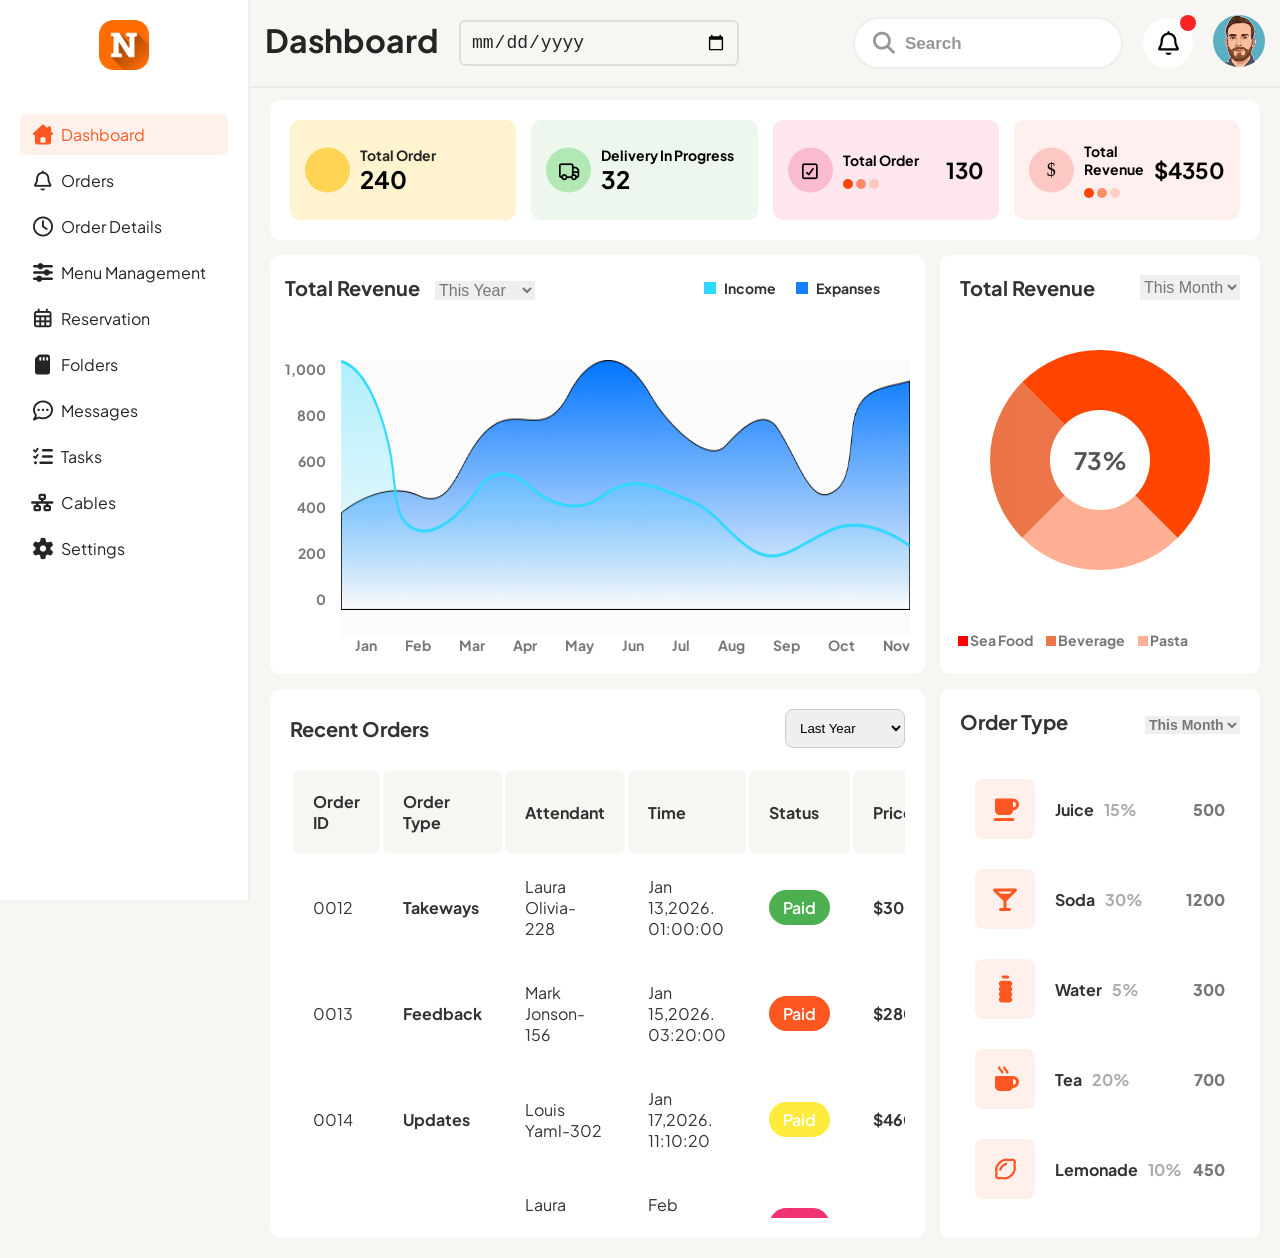
<file: index.html>
<!doctype html>
<html lang="en">
  <head>
    <meta charset="UTF-8" />
    <meta name="viewport" content="width=device-width, initial-scale=1.0" />
    <title>Dashboard</title>
    <link rel="stylesheet" href="css/framework.css" />
    <link rel="stylesheet" href="css/style.css" />
    <link rel="stylesheet" href="css/all.min.css" />
    <link rel="preconnect" href="https://fonts.googleapis.com" />
    <link rel="preconnect" href="https://fonts.gstatic.com" crossorigin />
    <link
      href="https://fonts.googleapis.com/css2?family=Cairo:wght@200..1000&family=Inter:ital,opsz,wght@0,14..32,100..900;1,14..32,100..900&family=Plus+Jakarta+Sans:ital,wght@0,200..800;1,200..800&display=swap"
      rel="stylesheet"
    />
  </head>
  <body class="bg-fohloky">
    <div class="page d-flex">
      <div class="sidebar p-20 border-r p-fixed bg-white">
        <div class="logo">
          <img src="imgs/letter-n.png" alt="" />
        </div>
        <ul class="side-list">
          <li>
            <a href="index.html" class="active align-center rad-6">
              <i class="active fa-solid fa-house-chimney"></i>
              <span>Dashboard</span>
            </a>
          </li>
          <li>
            <a href="orders.html" class="align-center rad-6">
              <i class="fa-regular fa-bell"></i>
              <span>Orders</span>
            </a>
          </li>
          <li>
            <a href="order-details.html" class="align-center rad-6">
              <i class="fa-regular fa-clock"></i>
              <span>Order Details</span>
            </a>
          </li>
          <li>
            <a href="menu.html" class="align-center rad-6">
              <i class="fa-solid fa-sliders"></i>
              <span>Menu Management</span>
            </a>
          </li>
          <li>
            <a href="reservation.html" class="align-center rad-6">
              <i class="fa-regular fa-calendar-days"></i>
              <span>Reservation</span>
            </a>
          </li>
          <li>
            <a href="index.html" class="align-center rad-6">
              <i class="fa-solid fa-sd-card"></i>
              <span>Folders</span>
            </a>
          </li>
          <li>
            <a href="index.html" class="align-center rad-6">
              <i class="fa-regular fa-comment-dots"></i>
              <span>Messages</span>
            </a>
          </li>
          <li>
            <a href="index.html" class="align-center rad-6">
              <i class="fa-solid fa-list-check"></i>
              <span>Tasks</span>
            </a>
          </li>
          <li>
            <a href="index.html" class="align-center rad-6">
              <i class="fa-solid fa-network-wired"></i>
              <span>Cables</span>
            </a>
          </li>
          <li>
            <a href="index.html" class="align-center rad-6">
              <i class="fa-solid fa-gear"></i>
              <span>Settings</span>
            </a>
          </li>
        </ul>
      </div>
      <div class="main">
        <div class="head align-center j-between border-b p-15 bg-fohloky">
          <div class="main-head d-flex">
            <h1 class="mr-20 txt-black">Dashboard</h1>
            <input type="date" class="border-round rad-6" />
          </div>
          <div class="right-head align-center gap-20">
            <div class="search">
              <input type="search" placeholder="Search " class="border-round" />
            </div>
            <div class="pell center-center circle p-relative">
              <i class="fa-regular fa-bell"></i>
            </div>
            <div class="profile">
              <img src="imgs/avatar-05.png" alt="" class="circle" />
            </div>
          </div>
        </div>
        <div class="content p-20">
          <div class="one p-20 rad-10">
            <div class="box1 rad-10 p-15">
              <h3 class="txt-black">Total Order</h3>
              <span>240</span>
            </div>
            <div class="box2 rad-10 p-15">
              <h3>Delivery In Progress</h3>
              <span>32</span>
            </div>
            <div class="box3 rad-10 p-15 align-center j-between">
              <div>
                <h3>Total Order</h3>
                <ul class="bullets d-flex">
                  <li></li>
                  <li></li>
                  <li></li>
                </ul>
              </div>
              <div class="number">130</div>
            </div>
            <div class="box4 rad-10 p-15 align-center j-between">
              <div>
                <h3>Total Revenue</h3>
                <ul class="bullets d-flex">
                  <li></li>
                  <li></li>
                  <li></li>
                </ul>
              </div>
              <div class="number">$4350</div>
            </div>
          </div>
          <div class="two rad-10 pl-15 pr-15 pt-20 pb-20 p-relative">
            <div class="gragh-head j-between align-center">
              <div class="info">
                <h2>Total Revenue</h2>
                <select>
                  <option value="">This Year</option>
                  <option value="">This Month</option>
                  <option value="">This Day</option>
                </select>
              </div>
              <div class="stats">
                <div class="flag1 p-relative">Income</div>
                <div class="flag2 p-relative">Expanses</div>
              </div>
            </div>
            <div class="main-gragh d-flex p-relative">
              <ul class="col-gragh pr-15">
                <li>1,000</li>
                <li>800</li>
                <li>600</li>
                <li>400</li>
                <li>200</li>
                <li>0</li>
              </ul>
              <div class="images p-relative">
                <img src="imgs/Dark (1).png" alt="gragh" />
                <img src="imgs/Vector 2.png" alt="" />
              </div>
            </div>
            <ul class="row-gragh">
              <li>Jan</li>
              <li>Feb</li>
              <li>Mar</li>
              <li>Apr</li>
              <li>May</li>
              <li>Jun</li>
              <li>Jul</li>
              <li>Aug</li>
              <li>Sep</li>
              <li>Oct</li>
              <li>Nov</li>
            </ul>
          </div>
          <div class="three rad-10 p-relative">
            <div class="info j-between p-20">
              <h2>Total Revenue</h2>
              <select>
                <option value="">This Year</option>
                <option value="" selected>This Month</option>
                <option value="">This Day</option>
              </select>
            </div>
            <div class="percentage">73%</div>
            <ul class="d-flex">
              <li>Sea Food</li>
              <li>Beverage</li>
              <li>Pasta</li>
            </ul>
          </div>
          <div class="four rad-10 p-20">
            <div class="table-inf j-between align-center">
              <h2>Recent Orders</h2>
              <select>
                <option value="">Last Year</option>
                <option value="">2025</option>
                <option value="">2024</option>
                <option value="">2023</option>
                <option value="">2022</option>
                <option value="">2021</option>
              </select>
            </div>
            <div class="table">
              <table>
                <thead>
                  <tr>
                    <th class="bg-fohloky">Order ID</th>
                    <th class="bg-fohloky">Order Type</th>
                    <th class="bg-fohloky">Attendant</th>
                    <th class="bg-fohloky">Time</th>
                    <th class="bg-fohloky">Status</th>
                    <th class="bg-fohloky">Price</th>
                  </tr>
                </thead>
                <tbody>
                  <tr>
                    <td>0012</td>
                    <td>Takeways</td>
                    <td>Laura Olivia-228</td>
                    <td>Jan 13,2026. 01:00:00</td>
                    <td><span class="state">Paid</span></td>
                    <td>$300</td>
                  </tr>
                  <tr>
                    <td>0013</td>
                    <td>Feedback</td>
                    <td>Mark Jonson-156</td>
                    <td>Jan 15,2026. 03:20:00</td>
                    <td><span class="state">Paid</span></td>
                    <td>$280</td>
                  </tr>
                  <tr>
                    <td>0014</td>
                    <td>Updates</td>
                    <td>Louis Yaml-302</td>
                    <td>Jan 17,2026. 11:10:20</td>
                    <td><span class="state">Paid</span></td>
                    <td>$460</td>
                  </tr>
                  <tr>
                    <td>0015</td>
                    <td>Takeways</td>
                    <td>Laura Olivia-228</td>
                    <td>Feb 1,2026. 01:00:00</td>
                    <td><span class="state">Paid</span></td>
                    <td>$300</td>
                  </tr>
                  <tr>
                    <td>0016</td>
                    <td>Feedback</td>
                    <td>Laura Olivia-228</td>
                    <td>Jan 14,2026. 01:00:00</td>
                    <td><span class="state">Paid</span></td>
                    <td>$885</td>
                  </tr>
                  <tr>
                    <td>0016</td>
                    <td>Takeways</td>
                    <td>Laura Olivia-228</td>
                    <td>May 28,2026. 01:00:00</td>
                    <td><span class="state">Paid</span></td>
                    <td>$700</td>
                  </tr>
                </tbody>
              </table>
            </div>
          </div>
          <div class="five rad-10 p-20">
            <div class="cat-head j-between">
              <h2>Order Type</h2>
              <select>
                <option>This Year</option>
                <option selected>This Month</option>
                <option>This Day</option>
              </select>
            </div>
            <div class="catigories">
              <div class="box d-flex align-center gap-20">
                <i class="fa-solid fa-mug-saucer"></i>
                <div class="data">
                  <div class="data-title j-between">
                    <div class="type d-flex align-center gap-10">
                      <h3>Juice</h3>
                      <span>15%</span>
                    </div>
                    <div class="num">500</div>
                  </div>
                  <div class="line"></div>
                </div>
              </div>
              <div class="box d-flex align-center gap-20">
                <i class="fa-solid fa-martini-glass"></i>
                <div class="data">
                  <div class="data-title j-between">
                    <div class="type d-flex align-center gap-10">
                      <h3>Soda</h3>
                      <span>30%</span>
                    </div>
                    <div class="num">1200</div>
                  </div>
                  <div class="line"></div>
                </div>
              </div>
              <div class="box d-flex align-center gap-20">
                <i class="fa-solid fa-bottle-water"></i>
                <div class="data">
                  <div class="data-title j-between">
                    <div class="type d-flex align-center gap-10">
                      <h3>Water</h3>
                      <span>5%</span>
                    </div>
                    <div class="num">300</div>
                  </div>
                  <div class="line"></div>
                </div>
              </div>
              <div class="box d-flex align-center gap-20">
                <i class="fa-solid fa-mug-hot"></i>
                <div class="data">
                  <div class="data-title j-between">
                    <div class="type d-flex align-center gap-10">
                      <h3>Tea</h3>
                      <span>20%</span>
                    </div>
                    <div class="num">700</div>
                  </div>
                  <div class="line"></div>
                </div>
              </div>
              <div class="box d-flex align-center gap-20">
                <i class="fa-regular fa-lemon"></i>
                <div class="data">
                  <div class="data-title j-between">
                    <div class="type d-flex align-center gap-10">
                      <h3>Lemonade</h3>
                      <span>10%</span>
                    </div>
                    <div class="num">450</div>
                  </div>
                  <div class="line"></div>
                </div>
              </div>
            </div>
          </div>
        </div>
      </div>
    </div>
  </body>
</html>
</file>
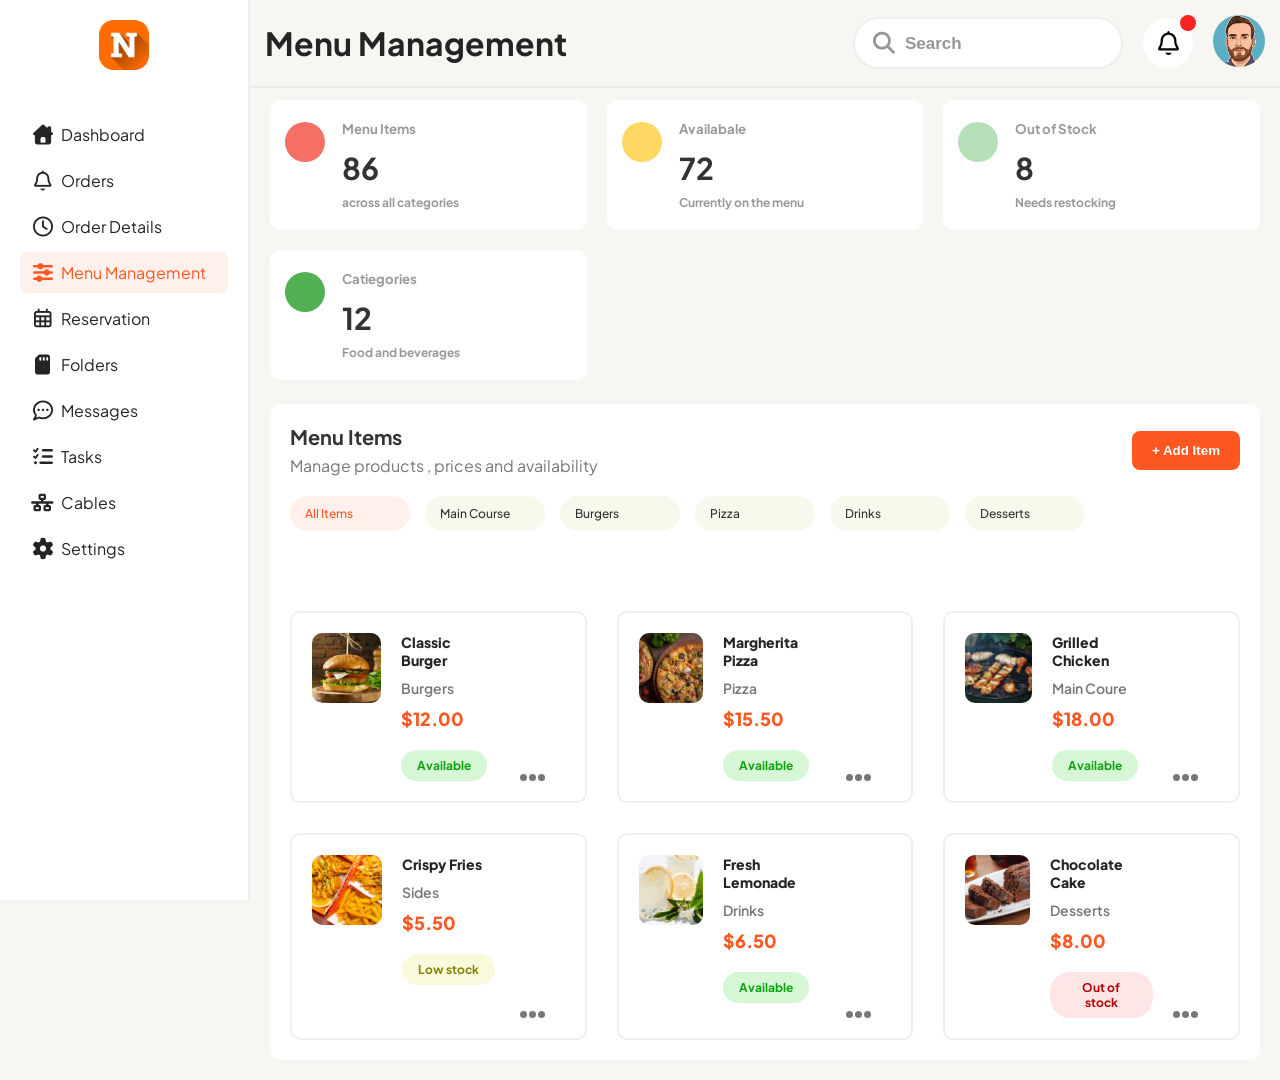
<file: menu.html>
<!doctype html>
<html lang="en">
  <head>
    <meta charset="UTF-8" />
    <meta name="viewport" content="width=device-width, initial-scale=1.0" />
    <title>Menu Management</title>
    <link rel="stylesheet" href="css/framework.css" />
    <link rel="stylesheet" href="css/menu.css" />
    <link rel="stylesheet" href="css/all.min.css" />
    <link rel="preconnect" href="https://fonts.googleapis.com" />
    <link rel="preconnect" href="https://fonts.gstatic.com" crossorigin />
    <link
      href="https://fonts.googleapis.com/css2?family=Cairo:wght@200..1000&family=Inter:ital,opsz,wght@0,14..32,100..900;1,14..32,100..900&family=Plus+Jakarta+Sans:ital,wght@0,200..800;1,200..800&display=swap"
      rel="stylesheet"
    />
  </head>
  <body class="bg-fohloky">
    <div class="page d-flex">
      <div class="sidebar p-20 border-r p-fixed bg-white">
        <div class="logo">
          <img src="imgs/letter-n.png" alt="" />
        </div>
        <ul class="side-list">
          <li>
            <a href="index.html" class="align-center rad-6">
              <i class="fa-solid fa-house-chimney"></i>
              <span>Dashboard</span>
            </a>
          </li>
          <li>
            <a href="orders.html" class="align-center rad-6">
              <i class="fa-regular fa-bell"></i>
              <span>Orders</span>
            </a>
          </li>
          <li>
            <a href="order-details.html" class="align-center rad-6">
              <i class="fa-regular fa-clock"></i>
              <span>Order Details</span>
            </a>
          </li>
          <li>
            <a href="menu.html" class="active align-center rad-6">
              <i class="active fa-solid fa-sliders"></i>
              <span>Menu Management</span>
            </a>
          </li>
          <li>
            <a href="reservation.html" class="align-center rad-6">
              <i class="fa-regular fa-calendar-days"></i>
              <span>Reservation</span>
            </a>
          </li>
          <li>
            <a href="index.html" class="align-center rad-6">
              <i class="fa-solid fa-sd-card"></i>
              <span>Folders</span>
            </a>
          </li>
          <li>
            <a href="index.html" class="align-center rad-6">
              <i class="fa-regular fa-comment-dots"></i>
              <span>Messages</span>
            </a>
          </li>
          <li>
            <a href="index.html" class="align-center rad-6">
              <i class="fa-solid fa-list-check"></i>
              <span>Tasks</span>
            </a>
          </li>
          <li>
            <a href="index.html" class="align-center rad-6">
              <i class="fa-solid fa-network-wired"></i>
              <span>Cables</span>
            </a>
          </li>
          <li>
            <a href="index.html" class="align-center rad-6">
              <i class="fa-solid fa-gear"></i>
              <span>Settings</span>
            </a>
          </li>
        </ul>
      </div>
      <div class="main">
        <div class="head align-center j-between border-b p-15 bg-fohloky">
          <div class="main-head d-flex">
            <h1 class="mr-20 txt-black">Menu Management</h1>
            <input type="date" class="border-round rad-6" />
          </div>
          <div class="right-head align-center gap-20">
            <div class="search">
              <input type="search" placeholder="Search " class="border-round" />
            </div>
            <div class="pell center-center circle p-relative">
              <i class="fa-regular fa-bell"></i>
            </div>
            <div class="profile">
              <img src="imgs/avatar-05.png" alt="" class="circle" />
            </div>
          </div>
        </div>
        <div class="content p-20">
          <div class="orders">
            <div class="box p-relative bg-white rad-10 p-20">
              <h5>Menu Items</h5>
              <span class="number">86</span>
              <p>across all categories</p>
            </div>
            <div class="box p-relative bg-white rad-10 p-20">
              <h5>Availabale</h5>
              <span class="number">72</span>
              <p>Currently on the menu</p>
            </div>
            <div class="box p-relative bg-white rad-10 p-20">
              <h5>Out of Stock</h5>
              <span class="number">8</span>
              <p>Needs restocking</p>
            </div>
            <div class="box p-relative bg-white rad-10 p-20">
              <h5>Catiegories</h5>
              <span class="number">12</span>
              <p>Food and beverages</p>
            </div>
          </div>
          <div class="all-orders bg-white p-20 rad-10">
            <div class="all-title j-between align-center">
              <div class="info">
                <h2>Menu Items</h2>
                <p>Manage products , prices and availability</p>
              </div>
              <button>+ Add Item</button>
            </div>
            <ul class="shuffle d-flex gap-15 mt-20 mb-20">
              <li class="active">All Items</li>
              <li>Main Course</li>
              <li>Burgers</li>
              <li>Pizza</li>
              <li>Drinks</li>
              <li>Desserts</li>
            </ul>
            <div class="items">
              <div class="box rad-10 p-20 ">
                <div class="image">
                  <img src="imgs/burger.jpg" alt="CB" />
                </div>
                <div class="info">
                  <h4>Classic Burger</h4>
                  <span class="type">Burgers</span>
                  <span class="price">$12.00</span>
                  <div class="state">Available</div>
                </div>
                <div class="dots">
                    <span></span>
                    <span></span>
                    <span></span>
                </div>
              </div>
              <div class="box rad-10 p-20 ">
                <div class="image">
                  <img src="imgs/pizza.jpg" alt="CB" />
                </div>
                <div class="info">
                  <h4>Margherita Pizza</h4>
                  <span class="type">Pizza</span>
                  <span class="price">$15.50</span>
                  <div class="state">Available</div>
                </div>
                <div class="dots">
                    <span></span>
                    <span></span>
                    <span></span>
                </div>
              </div>
              <div class="box rad-10 p-20 ">
                <div class="image">
                  <img src="imgs/chicken.jpg" alt="CB" />
                </div>
                <div class="info">
                  <h4>Grilled Chicken</h4>
                  <span class="type">Main Coure</span>
                  <span class="price">$18.00</span>
                  <div class="state">Available</div>
                </div>
                <div class="dots">
                    <span></span>
                    <span></span>
                    <span></span>
                </div>
              </div>
              <div class="box rad-10 p-20 ">
                <div class="image">
                  <img src="imgs/fries.jpg" alt="CB" />
                </div>
                <div class="info">
                  <h4>Crispy Fries</h4>
                  <span class="type">Sides</span>
                  <span class="price">$5.50</span>
                  <div class="state">Low stock</div>
                </div>
                <div class="dots">
                    <span></span>
                    <span></span>
                    <span></span>
                </div>
              </div>
              <div class="box rad-10 p-20 ">
                <div class="image">
                  <img src="imgs/lemonade.jpg" alt="CB" />
                </div>
                <div class="info">
                  <h4>Fresh Lemonade</h4>
                  <span class="type">Drinks</span>
                  <span class="price">$6.50</span>
                  <div class="state">Available</div>
                </div>
                <div class="dots">
                    <span></span>
                    <span></span>
                    <span></span>
                </div>
              </div>
              <div class="box rad-10 p-20 ">
                <div class="image">
                  <img src="imgs/cake.jpg" alt="CB" />
                </div>
                <div class="info">
                  <h4>Chocolate Cake</h4>
                  <span class="type">Desserts</span>
                  <span class="price">$8.00</span>
                  <div class="state">Out of stock</div>
                </div>
                <div class="dots">
                    <span></span>
                    <span></span>
                    <span></span>
                </div>
              </div>
            </div>
          </div>
        </div>
      </div>
    </div>
  </body>
</html>
</file>
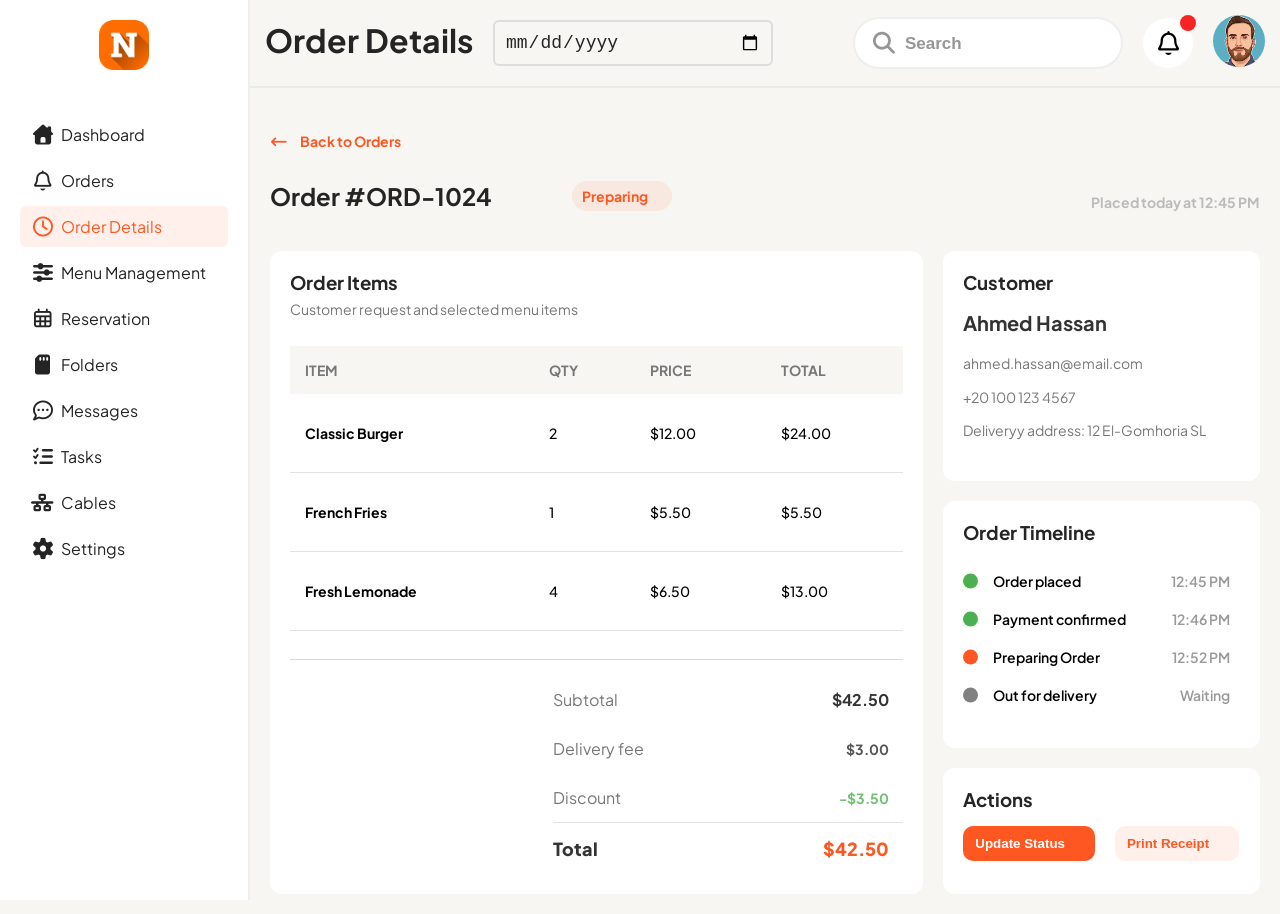
<file: order-details.html>
<!doctype html>
<html lang="en">
  <head>
    <meta charset="UTF-8" />
    <meta name="viewport" content="width=device-width, initial-scale=1.0" />
    <title>Order Details</title>
    <link rel="stylesheet" href="css/framework.css" />
    <link rel="stylesheet" href="css/order-details.css" />
    <link rel="stylesheet" href="css/all.min.css" />
    <link rel="preconnect" href="https://fonts.googleapis.com" />
    <link rel="preconnect" href="https://fonts.gstatic.com" crossorigin />
    <link
      href="https://fonts.googleapis.com/css2?family=Cairo:wght@200..1000&family=Inter:ital,opsz,wght@0,14..32,100..900;1,14..32,100..900&family=Plus+Jakarta+Sans:ital,wght@0,200..800;1,200..800&display=swap"
      rel="stylesheet"
    />
  </head>
  <body class="bg-fohloky">
    <div class="page d-flex">
      <div class="sidebar p-20 border-r p-fixed bg-white">
        <div class="logo">
          <img src="imgs/letter-n.png" alt="" />
        </div>
        <ul class="side-list">
          <li>
            <a href="index.html" class="align-center rad-6">
              <i class="fa-solid fa-house-chimney"></i>
              <span>Dashboard</span>
            </a>
          </li>
          <li>
            <a href="orders.html" class="align-center rad-6">
              <i class="fa-regular fa-bell"></i>
              <span>Orders</span>
            </a>
          </li>
          <li>
            <a href="order-details.html" class="active align-center rad-6">
              <i class="active fa-regular fa-clock"></i>
              <span>Order Details</span>
            </a>
          </li>
          <li>
            <a href="menu.html" class="align-center rad-6">
              <i class="fa-solid fa-sliders"></i>
              <span>Menu Management</span>
            </a>
          </li>
          <li>
            <a href="reservation.html" class="align-center rad-6">
              <i class="fa-regular fa-calendar-days"></i>
              <span>Reservation</span>
            </a>
          </li>
          <li>
            <a href="index.html" class="align-center rad-6">
              <i class="fa-solid fa-sd-card"></i>
              <span>Folders</span>
            </a>
          </li>
          <li>
            <a href="index.html" class="align-center rad-6">
              <i class="fa-regular fa-comment-dots"></i>
              <span>Messages</span>
            </a>
          </li>
          <li>
            <a href="index.html" class="align-center rad-6">
              <i class="fa-solid fa-list-check"></i>
              <span>Tasks</span>
            </a>
          </li>
          <li>
            <a href="index.html" class="align-center rad-6">
              <i class="fa-solid fa-network-wired"></i>
              <span>Cables</span>
            </a>
          </li>
          <li>
            <a href="index.html" class="align-center rad-6">
              <i class="fa-solid fa-gear"></i>
              <span>Settings</span>
            </a>
          </li>
        </ul>
      </div>
      <div class="main">
        <div class="head align-center j-between border-b p-15 bg-fohloky">
          <div class="main-head d-flex">
            <h1 class="mr-20 txt-black">Order Details</h1>
            <input type="date" class="border-round rad-6" />
          </div>
          <div class="right-head align-center gap-20">
            <div class="search">
              <input type="search" placeholder="Search " class="border-round" />
            </div>
            <div class="pell center-center circle p-relative">
              <i class="fa-regular fa-bell"></i>
            </div>
            <div class="profile">
              <img src="imgs/avatar-05.png" alt="" class="circle" />
            </div>
          </div>
        </div>
        <div class="content p-20">
          <div class="content-head j-between align-center">
            <div class="info d-flex">
              <div class="data">
                <a href="orders.html"
                  ><i class="fa-solid fa-arrow-left-long"></i> Back to Orders</a
                >
                <h2>Order #ORD-1024</h2>
              </div>
              <div class="state">Preparing</div>
            </div>
            <p>Placed today at 12:45 PM</p>
          </div>
          <div class="details">
            <!-- <div class="order-items p-20 bg-white">

                </div> -->
            <div class="order-item rad-12 p-20">
              <div class="main-data">
                <h3>Order Items</h3>
                <p>Customer request and selected menu items</p>
                <div class="table">
                    <table class="w-100">
                    <thead>
                        <tr>
                            <th class="bg-fohloky">ITEM</th>
                            <th class="bg-fohloky">QTY</th>
                            <th class="bg-fohloky">PRICE</th>
                            <th class="bg-fohloky">TOTAL</th>
                        </tr>
                    </thead>
                    <tbody>
                        <tr>
                            <td>Classic Burger</td>
                            <td>2</td>
                            <td>$12.00</td>
                            <td>$24.00</td>
                        </tr>
                        <tr>
                            <td>French Fries</td>
                            <td>1</td>
                            <td>$5.50</td>
                            <td>$5.50</td>
                        </tr>
                        <tr>
                            <td>Fresh Lemonade</td>
                            <td>4</td>
                            <td>$6.50</td>
                            <td>$13.00</td>
                        </tr>
                    </tbody>
                </table>
                </div>
              </div>
              <ul class="reset">
                <li >
                    Subtotal <span class="price">$42.50</span>
                </li>
                <li>
                    Delivery fee <span class="price">$3.00</span>
                </li>
                <li>
                    Discount <span class="price">-$3.50</span>
                </li>
                <li>
                    Total <span class="price">$42.50</span>
                </li>
              </ul>
            </div>
            <div class="customer rad-12 p-20">
                <h3>Customer</h3>
                <ul>
                    <li class="name">Ahmed Hassan</li>
                    <li>ahmed.hassan@email.com</li>
                    <li>+20 100 123 4567</li>
                    <li>Deliveryy address: 12 El-Gomhoria SL</li>
                </ul>
            </div>
            <div class="order-timeline rad-12 p-20">
                <h3>Order Timeline</h3>
                <ul>
                    <li>Order placed <span class="time">12:45 PM</span></li>
                    <li>Payment confirmed<span class="time">12:46 PM</span></li>
                    <li>Preparing Order<span class="time">12:52 PM</span></li>
                    <li>Out for delivery<span class="time">Waiting</span></li>
                </ul>
            </div>
            <div class="actions rad-12 p-20">
                <h3>Actions</h3>
                <div class="btns d-flex gap-20">
                    <button class="update">Update Status</button>
                    <button class="print">Print Receipt</button>
                </div>
            </div>
          </div>
        </div>
      </div>
    </div>
  </body>
</html>
</file>
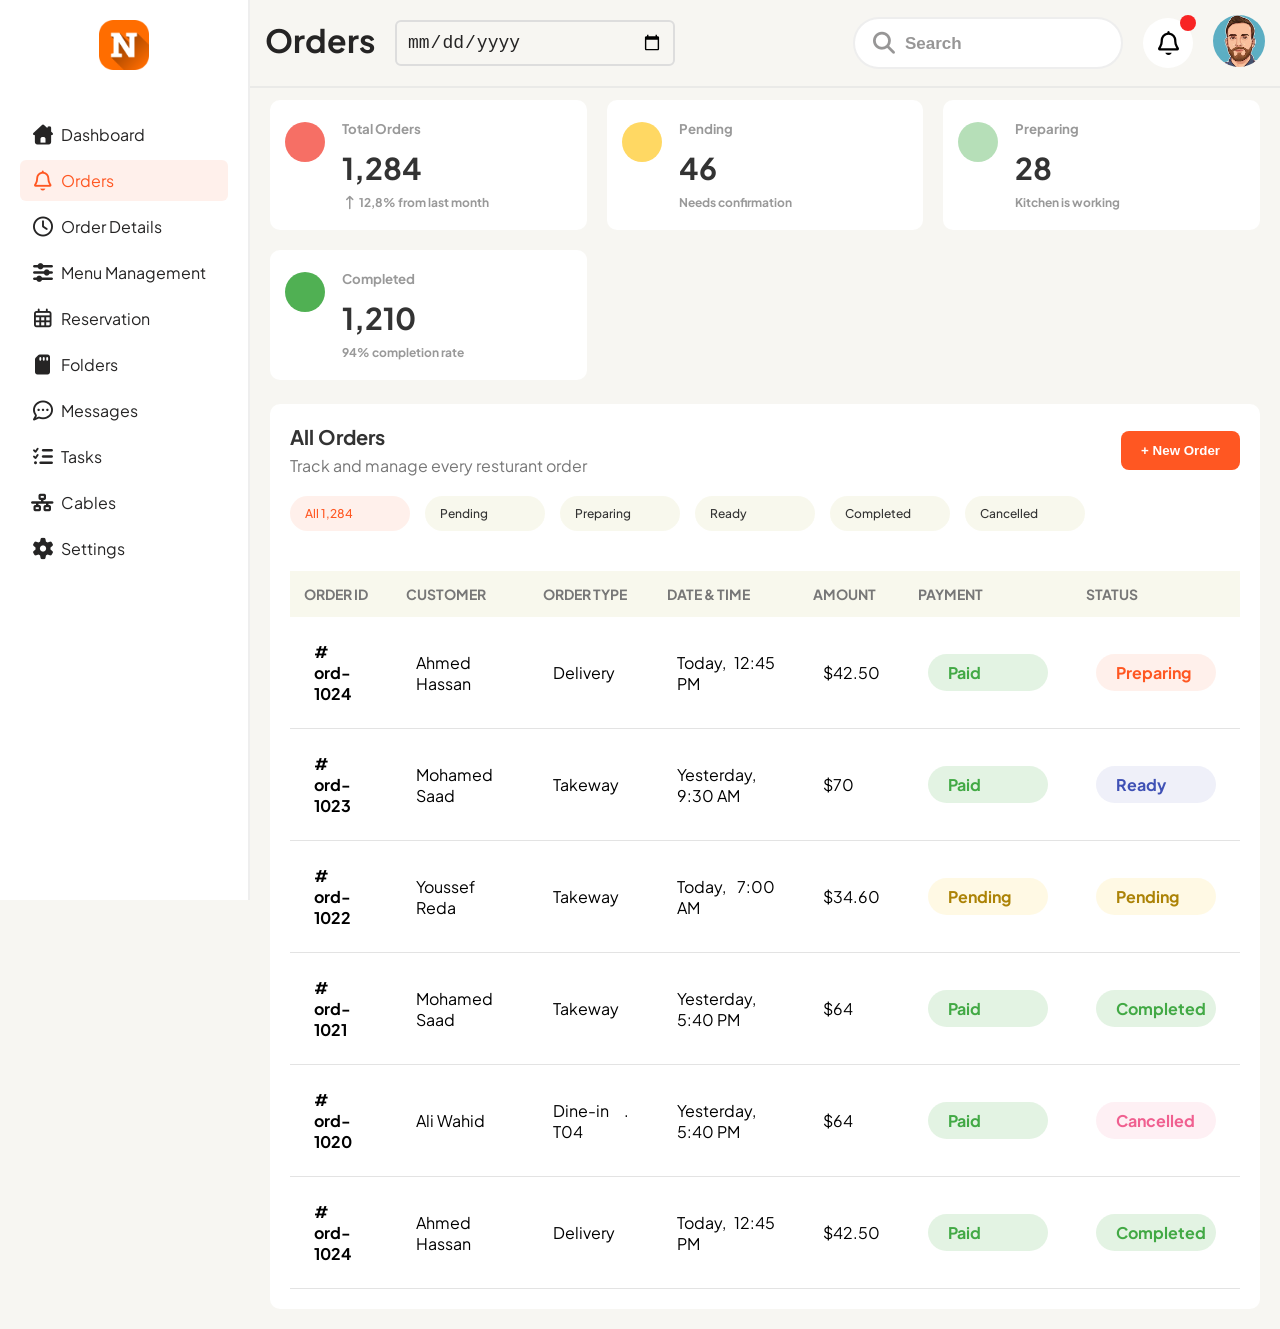
<file: orders.html>
<!doctype html>
<html lang="en">
  <head>
    <meta charset="UTF-8" />
    <meta name="viewport" content="width=device-width, initial-scale=1.0" />
    <title>Orders</title>
    <link rel="stylesheet" href="css/framework.css" />
    <link rel="stylesheet" href="css/orders.css" />
    <link rel="stylesheet" href="css/all.min.css" />
    <link rel="preconnect" href="https://fonts.googleapis.com" />
    <link rel="preconnect" href="https://fonts.gstatic.com" crossorigin />
    <link
      href="https://fonts.googleapis.com/css2?family=Cairo:wght@200..1000&family=Inter:ital,opsz,wght@0,14..32,100..900;1,14..32,100..900&family=Plus+Jakarta+Sans:ital,wght@0,200..800;1,200..800&display=swap"
      rel="stylesheet"
    />
  </head>
  <body class="bg-fohloky">
    <div class="page d-flex">
      <div class="sidebar p-20 border-r p-fixed bg-white">
        <div class="logo">
          <img src="imgs/letter-n.png" alt="" />
        </div>
        <ul class="side-list">
          <li>
            <a href="index.html" class="align-center rad-6">
              <i class="fa-solid fa-house-chimney"></i>
              <span>Dashboard</span>
            </a>
          </li>
          <li>
            <a href="orders.html" class="active align-center rad-6">
              <i class="active fa-regular fa-bell"></i>
              <span>Orders</span>
            </a>
          </li>
          <li>
            <a href="order-details.html" class="align-center rad-6">
              <i class="fa-regular fa-clock"></i>
              <span>Order Details</span>
            </a>
          </li>
          <li>
            <a href="menu.html" class="align-center rad-6">
              <i class="fa-solid fa-sliders"></i>
              <span>Menu Management</span>
            </a>
          </li>
          <li>
            <a href="reservation.html" class="align-center rad-6">
              <i class="fa-regular fa-calendar-days"></i>
              <span>Reservation</span>
            </a>
          </li>
          <li>
            <a href="index.html" class="align-center rad-6">
              <i class="fa-solid fa-sd-card"></i>
              <span>Folders</span>
            </a>
          </li>
          <li>
            <a href="index.html" class="align-center rad-6">
              <i class="fa-regular fa-comment-dots"></i>
              <span>Messages</span>
            </a>
          </li>
          <li>
            <a href="index.html" class="align-center rad-6">
              <i class="fa-solid fa-list-check"></i>
              <span>Tasks</span>
            </a>
          </li>
          <li>
            <a href="index.html" class="align-center rad-6">
              <i class="fa-solid fa-network-wired"></i>
              <span>Cables</span>
            </a>
          </li>
          <li>
            <a href="index.html" class="align-center rad-6">
              <i class="fa-solid fa-gear"></i>
              <span>Settings</span>
            </a>
          </li>
        </ul>
      </div>
      <div class="main">
        <div class="head align-center j-between border-b p-15 bg-fohloky">
          <div class="main-head d-flex">
            <h1 class="mr-20 txt-black">Orders</h1>
            <input type="date" class="border-round rad-6" />
          </div>
          <div class="right-head align-center gap-20">
            <div class="search">
              <input type="search" placeholder="Search " class="border-round" />
            </div>
            <div class="pell center-center circle p-relative">
              <i class="fa-regular fa-bell"></i>
            </div>
            <div class="profile">
              <img src="imgs/avatar-05.png" alt="" class="circle" />
            </div>
          </div>
        </div>
        <div class="content p-20">
          <div class="orders">
            <div class="box p-relative bg-white rad-10 p-20">
              <h5>Total Orders</h5>
              <span class="number">1,284</span>
              <p>
                <i class="fa-solid fa-arrow-up-long"></i> 12,8% from last month
              </p>
            </div>
            <div class="box p-relative bg-white rad-10 p-20">
              <h5>Pending</h5>
              <span class="number">46</span>
              <p>Needs confirmation</p>
            </div>
            <div class="box p-relative bg-white rad-10 p-20">
              <h5>Preparing</h5>
              <span class="number">28</span>
              <p>Kitchen is working</p>
            </div>
            <div class="box p-relative bg-white rad-10 p-20">
              <h5>Completed</h5>
              <span class="number">1,210</span>
              <p>94% completion rate</p>
            </div>
          </div>
          <div class="all-orders bg-white p-20 rad-10">
            <div class="all-title j-between align-center">
              <div class="info">
                <h2>All Orders</h2>
                <p>Track and manage every resturant order</p>
              </div>
              <button>+ New Order</button>
            </div>
            <ul class="shuffle d-flex gap-15 mt-20 mb-20">
              <li class="active">All 1,284</li>
              <li>Pending</li>
              <li>Preparing</li>
              <li>Ready</li>
              <li>Completed</li>
              <li>Cancelled</li>
            </ul>
            <div class="table">
              <table class="w-100">
                <thead>
                  <tr>
                    <th>ORDER ID</th>
                    <th>CUSTOMER</th>
                    <th>ORDER TYPE</th>
                    <th>DATE & TIME</th>
                    <th>AMOUNT</th>
                    <th>PAYMENT</th>
                    <th>STATUS</th>
                  </tr>
                </thead>
                <tbody>
                  <tr>
                    <td># ord-1024</td>
                    <td>Ahmed Hassan</td>
                    <td>Delivery</td>
                    <td>Today, 12:45 PM</td>
                    <td>$42.50</td>
                    <td><span>Paid</span></td>
                    <td><span>Preparing</span></td>
                  </tr>
                  <tr>
                    <td># ord-1023</td>
                    <td>Mohamed Saad</td>
                    <td>Takeway</td>
                    <td>Yesterday, 9:30 AM</td>
                    <td>$70</td>
                    <td><span>Paid</span></td>
                    <td><span>Ready</span></td>
                  </tr>
                  <tr>
                    <td># ord-1022</td>
                    <td>Youssef Reda</td>
                    <td>Takeway</td>
                    <td>Today, 7:00 AM</td>
                    <td>$34.60</td>
                    <td><span>Pending</span></td>
                    <td><span>Pending</span></td>
                  </tr>
                  <tr>
                    <td># ord-1021</td>
                    <td>Mohamed Saad</td>
                    <td>Takeway</td>
                    <td>Yesterday, 5:40 PM</td>
                    <td>$64</td>
                    <td><span>Paid</span></td>
                    <td><span>Completed</span></td>
                  </tr>
                  <tr>
                    <td># ord-1020</td>
                    <td>Ali Wahid</td>
                    <td>Dine-in . T04</td>
                    <td>Yesterday, 5:40 PM</td>
                    <td>$64</td>
                    <td><span>Paid</span></td>
                    <td><span>Cancelled</span></td>
                  </tr>
                  <tr>
                    <td># ord-1024</td>
                    <td>Ahmed Hassan</td>
                    <td>Delivery</td>
                    <td>Today, 12:45 PM</td>
                    <td>$42.50</td>
                    <td><span>Paid</span></td>
                    <td><span>Completed</span></td>
                  </tr>
                </tbody>
              </table>
            </div>
          </div>
        </div>
      </div>
    </div>
  </body>
</html>
</file>
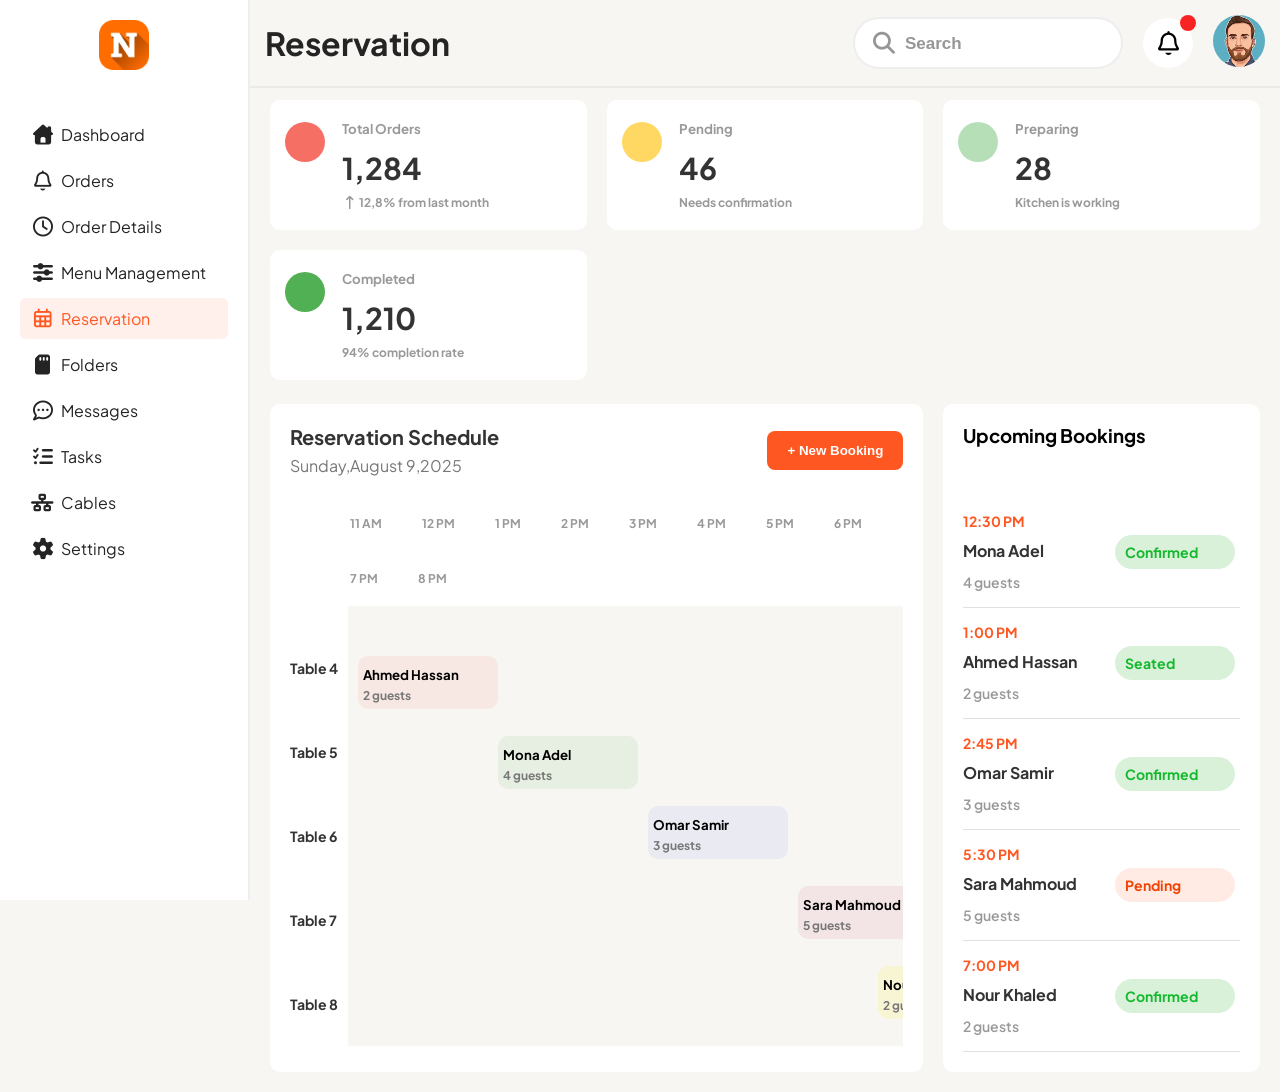
<file: reservation.html>
<!doctype html>
<html lang="en">
  <head>
    <meta charset="UTF-8" />
    <meta name="viewport" content="width=device-width, initial-scale=1.0" />
    <title>Reservations</title>
    <link rel="stylesheet" href="css/framework.css" />
    <link rel="stylesheet" href="css/reservations.css" />
    <link rel="stylesheet" href="css/all.min.css" />
    <link rel="preconnect" href="https://fonts.googleapis.com" />
    <link rel="preconnect" href="https://fonts.gstatic.com" crossorigin />
    <link
      href="https://fonts.googleapis.com/css2?family=Cairo:wght@200..1000&family=Inter:ital,opsz,wght@0,14..32,100..900;1,14..32,100..900&family=Plus+Jakarta+Sans:ital,wght@0,200..800;1,200..800&display=swap"
      rel="stylesheet"
    />
  </head>
  <body class="bg-fohloky">
    <div class="page d-flex">
      <div class="sidebar p-20 border-r p-fixed bg-white">
        <div class="logo">
          <img src="imgs/letter-n.png" alt="" />
        </div>
        <ul class="side-list">
          <li>
            <a href="index.html" class="align-center rad-6">
              <i class="fa-solid fa-house-chimney"></i>
              <span>Dashboard</span>
            </a>
          </li>
          <li>
            <a href="orders.html" class=" align-center rad-6">
              <i class=" fa-regular fa-bell"></i>
              <span>Orders</span>
            </a>
          </li>
          <li>
            <a href="order-details.html" class="align-center rad-6">
              <i class="fa-regular fa-clock"></i>
              <span>Order Details</span>
            </a>
          </li>
          <li>
            <a href="menu.html" class="align-center rad-6">
              <i class="fa-solid fa-sliders"></i>
              <span>Menu Management</span>
            </a>
          </li>
          <li>
            <a href="reservation.html" class="active align-center rad-6">
              <i class="active fa-regular fa-calendar-days"></i>
              <span>Reservation</span>
            </a>
          </li>
          <li>
            <a href="index.html" class="align-center rad-6">
              <i class="fa-solid fa-sd-card"></i>
              <span>Folders</span>
            </a>
          </li>
          <li>
            <a href="index.html" class="align-center rad-6">
              <i class="fa-regular fa-comment-dots"></i>
              <span>Messages</span>
            </a>
          </li>
          <li>
            <a href="index.html" class="align-center rad-6">
              <i class="fa-solid fa-list-check"></i>
              <span>Tasks</span>
            </a>
          </li>
          <li>
            <a href="index.html" class="align-center rad-6">
              <i class="fa-solid fa-network-wired"></i>
              <span>Cables</span>
            </a>
          </li>
          <li>
            <a href="index.html" class="align-center rad-6">
              <i class="fa-solid fa-gear"></i>
              <span>Settings</span>
            </a>
          </li>
        </ul>
      </div>
      <div class="main">
        <div class="head align-center j-between border-b p-15 bg-fohloky">
          <div class="main-head d-flex">
            <h1 class="mr-20 txt-black">Reservation</h1>
            <input type="date" class="border-round rad-6" />
          </div>
          <div class="right-head align-center gap-20">
            <div class="search">
              <input type="search" placeholder="Search " class="border-round" />
            </div>
            <div class="pell center-center circle p-relative">
              <i class="fa-regular fa-bell"></i>
            </div>
            <div class="profile">
              <img src="imgs/avatar-05.png" alt="" class="circle" />
            </div>
          </div>
        </div>
        <div class="content p-20">
          <div class="orders">
            <div class="box p-relative bg-white rad-10 p-20">
              <h5>Total Orders</h5>
              <span class="number">1,284</span>
              <p>
                <i class="fa-solid fa-arrow-up-long"></i> 12,8% from last month
              </p>
            </div>
            <div class="box p-relative bg-white rad-10 p-20">
              <h5>Pending</h5>
              <span class="number">46</span>
              <p>Needs confirmation</p>
            </div>
            <div class="box p-relative bg-white rad-10 p-20">
              <h5>Preparing</h5>
              <span class="number">28</span>
              <p>Kitchen is working</p>
            </div>
            <div class="box p-relative bg-white rad-10 p-20">
              <h5>Completed</h5>
              <span class="number">1,210</span>
              <p>94% completion rate</p>
            </div>
          </div>
          <div class="main-reservation">
            <div class="all-orders bg-white p-20 rad-10">
            <div class="all-title j-between align-center mb-20">
              <div class="info">
                <h2>Reservation Schedule</h2>
                <p>Sunday,August 9,2025</p>
              </div>
              <button>+ New Booking</button>
            </div>
            <ul class="time-list d-flex gap-40 pt-20 pb-20">
                <li>11 AM</li>
                <li>12 PM</li>
                <li>1 PM</li>
                <li>2 PM</li>
                <li>3 PM</li>
                <li>4 PM</li>
                <li>5 PM</li>
                <li>6 PM</li>
                <li>7 PM</li>
                <li>8 PM</li>
            </ul>
            <div class="reserve-body d-flex gap-10">
                <ul class="col-list mt-20 lh-6">
                    <li>Table 4</li>
                    <li>Table 5</li>
                    <li>Table 6</li>
                    <li>Table 7</li>
                    <li>Table 8</li>
                </ul>
                <div class="space p-relative bg-fohloky flex-1 ">
                    <div class="square-1">
                        <h5>Ahmed Hassan</h5>
                        <span>2 guests</span>
                    </div>
                    <div class="square-2">
                        <h5>Mona Adel</h5>
                        <span>4 guests</span>
                    </div>
                    <div class="square-3">
                        <h5>Omar Samir</h5>
                        <span>3 guests</span>
                    </div>
                    <div class="square-4">
                        <h5>Sara Mahmoud</h5>
                        <span>5 guests</span>
                    </div>
                    <div class="square-5">
                        <h5>Nour Khalid</h5>
                        <span>2 guests</span>
                    </div>
                </div>
            </div>
            
          </div>
          <div class="Bookings bg-white rad-10 p-20">
            <h3>Upcoming Bookings</h3>
            <div class="upcoming">
                <div class="rectangle align-center j-between">
                    <div class="info">
                        <span class="time">12:30 PM</span>
                        <h6>Mona Adel</h6>
                        <span class="guests">4 guests</span>
                    </div>
                    <div class="state">Confirmed</div>
                </div>
                <div class="rectangle align-center j-between">
                    <div class="info">
                        <span class="time">1:00 PM</span>
                        <h6>Ahmed Hassan</h6>
                        <span class="guests">2 guests</span>
                    </div>
                    <div class="state">Seated</div>
                </div>
                <div class="rectangle align-center j-between">
                    <div class="info">
                        <span class="time">2:45 PM</span>
                        <h6>Omar Samir</h6>
                        <span class="guests">3 guests</span>
                    </div>
                    <div class="state">Confirmed</div>
                </div>
                <div class="rectangle align-center j-between">
                    <div class="info">
                        <span class="time">5:30 PM</span>
                        <h6>Sara Mahmoud</h6>
                        <span class="guests">5 guests</span>
                    </div>
                    <div class="state">Pending</div>
                </div>
                <div class="rectangle align-center j-between">
                    <div class="info">
                        <span class="time">7:00 PM</span>
                        <h6>Nour Khaled</h6>
                        <span class="guests">2 guests</span>
                    </div>
                    <div class="state">Confirmed</div>
                </div>
            </div>
          </div>
          </div>
        </div>
      </div>
    </div>
  </body>
</html>
</file>
<file: css/framework.css>
:root {
  --black: rgb(37, 36, 36);
  --dark: #050b27;
  --light: #061c41;
  --light-orange: #ff572217;
  --orange: #ff5722;
}
/* Start Flex*/
.d-flex {
  display: flex;
}
.align-center {
  display: flex;
  align-items: center;
}

.align-stretch {
  display: flex;
  align-items: stretch;
}
.j-between {
  display: flex;
  justify-content: space-between;
}
.center-center {
  display: flex;
  justify-content: center;
  align-items: center;
}
.flex-1 {
  flex: 1;
}
.gap-60 {
  gap: 60px;
}
.gap-40 {
  gap: 40px;
}
.gap-20 {
  gap: 20px;
}
.gap-15{
  gap: 15px;
}
.gap-10{
  gap: 10px;
}
/* End Flex*/
/* Start width*/
.w-100 {
  width: 100%;
}
/* End width*/
/* Start height*/
.h-100 {
  height: 100%;
}
/* End height*/
/* Start padding*/
.p-20 {
  padding: 20px;
}
.pt-20 {
  padding-top: 20px;
}
.pr-20 {
  padding-right: 20px;
}
.pb-20 {
  padding-bottom: 20px;
}
.pl-20 {
  padding-left: 20px;
}
.p-15 {
  padding: 15px;
}
.pt-15 {
  padding-top: 15px;
}
.pr-15 {
  padding-right: 15px;
}
.pb-15 {
  padding-bottom: 15px;
}
.pl-15 {
  padding-left: 15px;
}
/* End padding*/
/* Start margin*/
.m-20 {
  margin: 20px;
}
.mr-20 {
  margin-right: 20px;
}
.ml-20 {
  margin-left: 20px;
}
.mt-20 {
  margin-top: 20px;
}
.mb-20 {
  margin-bottom: 20px;
}
/* End margin*/
/* Start Background*/
.bg-fohloky {
  background-color: #f7f6f2;
}
.bg-white {
  background-color: white;
}
/* End background*/
/* Start color*/
.txt-white {
  color: white;
}
.txt-black {
  color: var(--black);
}

/* End color*/
/* Text*/
.text-center {
  text-align: center;
}
/* Text*/
/* Start Border */
.rad-6 {
  border-radius: 6px;
}
.rad-10 {
  border-radius: 10px;
}
.rad-12 {
  border-radius: 12px;
}

.circle {
  border-radius: 50%;
}
.border-round {
  border: 2px solid rgba(225, 225, 225, 0.571);
}
.border-r {
  border-right: 2px solid rgba(225, 225, 225, 0.571);
}
.border-t {
  border-top: 2px solid rgba(225, 225, 225, 0.571);
}
.border-b {
  border-bottom: 2px solid rgba(225, 225, 225, 0.571);
}
.border-l {
  border-left: 2px solid rgba(225, 225, 225, 0.571);
}
/* End Border */
/* Start Position */
.p-relative {
  position: relative;
}
.p-fixed {
  position: fixed;
}
/* End Position */
/* Line Height */
.lh-2 {
  line-height: 2;
}
.lh-4 {
  line-height: 4;
}
.lh-6 {
  line-height: 6;
}
.lh-8 {
  line-height: 8;
}
/* Line Height */
</file>
<file: css/style.css>
/* start Genaral Rules*/
:root {
  --black: rgb(37, 36, 36);
  --dark: #050b27;
  --light: #061c41;
  --light-orange: #ff572217;
  --orange: #ff5722;
}
html {
  scroll-behavior: smooth;
}
body {
  font-family: "Plus Jakarta Sans", sans-serif;
}
* {
  box-sizing: border-box;
  margin: 0;
  padding: 0;
}
ul {
  list-style: none;
}
a {
  text-decoration: none;
}
::-webkit-scrollbar {
  width: 15px;
}
::-webkit-scrollbar-track {
  background-color: white;
}
::-webkit-scrollbar-thumb {
  background-color: #ff5622a0;
  border-radius: 40px;
}
::-webkit-scrollbar-thumb:hover {
  background-color: var(--orange);
}
/* End Genaral Rules*/
/*Start Component*/
/*End Component*/


/* Start Sidebar */
.sidebar {
  width: 250px;
  height: 100vh;
}
.sidebar .logo {
  text-align: center;
}
.sidebar .logo img {
  width: 50px;
  margin-bottom: 40px;
}
.sidebar ul li a {
  color: var(--black);
  padding: 10px;
  transition: 0.2s;
  margin-bottom: 5px;
}
.sidebar ul li a.active,
.sidebar ul li a:hover {
  background-color: var(--light-orange);
  color: var(--orange);
}
.sidebar ul li a i {
  margin-right: 6px;
  font-size: 20px;
}

@media (max-width: 767px) {
  .sidebar {
    width: 90px;
  }
  .sidebar .logo img {
    width: 30px;
  }
  .sidebar ul li a {
    padding: 0;
    justify-content: center;
  }
  .sidebar ul span {
    display: none;
  }
  .sidebar ul i {
    width: 40px;
    height: 40px;
    border-radius: 50%;
    display: flex;
    align-items: center;
    justify-content: center;
  }
  .sidebar ul li a.active,
  .sidebar ul li a:hover {
    background-color: white;
  }
  .sidebar ul li a i.active,
  .sidebar ul li a:hover i {
    background-color: var(--light-orange);
    color: var(--orange);
  }
}
/* End Sidebar */
/* Start Main */
.main {
  position: absolute;
  right: 0;
  width: calc(100% - 250px);
}
@media (max-width: 767px) {
  .main {
    width: calc(100% - 90px);
  }
}
@media (max-width: 767px) {
  .main .main-head {
    font-size: 10px;
  }
}
.main .head {
  position: fixed;
  right: 0;
  z-index: 99999;
  width: calc(100% - 250px);
}
@media (max-width: 767px) {
  .main .head {
    width: calc(100% - 90px);
  }
}
.main .main-head input {
  width: 280px;
  max-width: 100%;
  padding: 10px;
  color: var(--black);
  font-size: 18px;
  border: 2px solid #ddd;
  background-color: transparent;
}
@media (max-width: 1199px) {
  .main .main-head input {
    display: none;
  }
}
.main .main-head input:focus {
  outline: none;
}
.main .right-head .search {
  position: relative;
}
.main .right-head .search input {
  padding: 15px 15px 13px 50px;
  width: 220px;
  border-radius: 28px;
  transition: 0.3s;
  font-size: 17px;
  color: var(--black);
}

@media (min-width: 1200px) {
  .main .right-head .search input {
    width: 270px;
  }
  .main .right-head .search input:focus {
    width: 350px;
  }
}
@media (max-width: 991px) {
  .main .right-head .search input {
    width: 200px;
  }
}
@media (max-width: 767px) {
  .main .right-head .search input {
    display: none;
  }
}
.main .right-head .search input::placeholder {
  transition: 0.3s;
  font-weight: bold;
  color: #7b7979c8;
}
.main .right-head .search input:focus::placeholder {
  opacity: 0;
}
.main .right-head .search input:focus {
  outline: none;
}

.main .right-head .search::before {
  content: "\f002";
  font-family: "Font Awesome 5 Free";
  font-weight: 900;
  color: #7b7979c8;
  position: absolute;
  left: 20px;
  top: 50%;
  transform: translateY(-50%);
  font-size: 22px;
}
@media (max-width: 767px) {
  .main .right-head .search::before {
    margin-left: -30px;
    color: var(--black);
  }
}
.main .right-head .pell {
  background-color: white;
  width: 50px;
  height: 50px;
}
@media (max-width: 767px) {
  .main .right-head .pell {
    width: 30px;
    height: 30px;
  }
}
@media (max-width: 991px) {
  .main .right-head .pell {
    background-color: transparent;
  }
}
.main .right-head .pell::after {
  content: "";
  position: absolute;
  top: -3px;
  right: -3px;
  background-color: rgb(248, 36, 36);
  width: 16px;
  height: 16px;
  border-radius: 50%;
}
@media (max-width: 767px) {
  .main .right-head .pell::after {
    width: 10px;
    height: 10px;
  }
}
.main .right-head .pell i {
  font-size: 24px;
}
.main .right-head .profile img {
  width: 52px;
}
@media (max-width: 767px) {
  .main .right-head .profile img {
    width: 42px;
  }
}

.content {
  padding-top: 100px;
  display: grid;
  grid-template-columns: repeat(3, 1fr);
  gap: 15px;
}

.content > div:nth-child(1) {
  background-color: white;
  grid-column: span 3;
  display: grid;
  grid-template-columns: repeat(4, 1fr);
  gap: 15px;
}
@media (max-width: 1199px) {
  .content > div:nth-child(1) {
    grid-template-columns: repeat(2, 1fr);
  }
}
@media (max-width: 991px) {
  .content > div:nth-child(1) {
    grid-template-columns: repeat(1, 1fr);
  }
}
.content > div:nth-child(2) {
  background-color: white;
  grid-column: span 2;
}
@media (max-width: 991px) {
  .content > div:nth-child(2) {
    grid-column: span 3;
  }
}
.content > div:nth-child(3) {
  background-color: white;
}
@media (max-width: 991px) {
  .content > div:nth-child(3) {
    grid-column: span 3;
    height: 417px;
  }
}
.content > div:nth-child(4) {
  background-color: white;
  grid-column: span 2;
}
@media (max-width: 1200px) {
  .content > div:nth-child(4) {
    grid-column: span 3;
  }
}
.content > div:nth-child(5) {
  background-color: white;
}
@media (max-width: 1200px) {
  .content > div:nth-child(5) {
    grid-column: span 3;
  }
}

.content .one > div {
  background-color: #ff5722;
  position: relative;
  padding-left: 70px;
  height: 100px;
}
.content .one > div::before {
  content: "";
  position: absolute;
  left: 15px;
  top: 50%;
  transform: translateY(-50%);
  width: 45px;
  height: 45px;
  border-radius: 50%;
  background-color: aquamarine;
  display: flex;
  align-items: center;
  justify-content: center;
}
.content .one div > h3 {
  font-size: 14px;
}
.content .one > div > span {
  font-size: 24px;
  font-weight: bold;
}
.content .one .box1 {
  background-color: #ffc10730;
  display: flex;
  flex-direction: column;
  justify-content: center;
}
.content .one .box1::before {
  background-color: #ffc1079e;
}
.content .one .box2 {
  background-color: #4caf501a;
  display: flex;
  flex-direction: column;
  justify-content: center;
}
.content .one .box2::before {
  content: "\f0d1";
  font-family: "Font Awesome 5 Free";
  font-weight: 400;
  background-color: #4ecf525f;
  font-size: 18px;
}
.content .one .box3 {
  background-color: #e91e631c;
}
.content .one .box3::before {
  content: "\f14a";
  font-family: "Font Awesome 5 Free";
  font-weight: 400;
  background-color: #e91e6236;
  font-size: 18px;
}
.content .one .box4 {
  background-color: #f4433614;
}
.content .one .box4::before {
  content: "\24";
  font-family: "Font Awesome 5 Free";
  font-weight: 400;
  background-color: #f443363c;
  font-size: 18px;
}

.content .bullets {
  margin-top: 10px;
  gap: 3px;
}
.content .bullets li {
  width: 10px;
  height: 10px;
  border-radius: 50%;
}
.content .bullets li:first-child {
  background-color: orangered;
}
.content .bullets li:nth-child(2) {
  background-color: rgba(255, 68, 0, 0.566);
}
.content .bullets li:last-child {
  background-color: rgba(255, 68, 0, 0.194);
}
.content .box3 .number,
.content .box4 .number {
  font-size: 22px;
  font-weight: bold;
}
@media (max-width: 767px) {
  .content .box3 .number,
  .content .box4 .number {
    font-size: 16px;
  }
}

.gragh-head {
  margin-bottom: 60px;
}

.gragh-head .info {
  display: flex;
  align-items: baseline;
  gap: 15px;
}
@media (max-width: 767px) {
  .gragh-head .info {
    flex-direction: column;
  }
}
.gragh-head .info h2 {
  font-size: 20px;
  color: #333;
}
.two .info select,
.three .info select {
  border: none;
  color: #777;
  font-size: 16px;
}
.two .info select:focus,
.three .info select:focus {
  outline: none;
}
.gragh-head .stats {
  display: flex;
  gap: 40px;
  margin-right: 30px;
}
@media (max-width: 767px) {
  .gragh-head .stats {
    flex-direction: column;
    gap: 0;
  }
}
@media (max-width: 550px) {
  .gragh-head .stats {
    flex-direction: row;
    position: absolute;
    bottom: 10px;
    right: 10px;
    gap: 40px;
  }
}
.gragh-head .stats .flag1,
.gragh-head .stats .flag2 {
  font-size: 14px;
  font-weight: bold;
  color: #333;
}
.gragh-head .stats .flag1::before,
.gragh-head .stats .flag2::before {
  content: "";
  position: absolute;
  left: -20px;
  top: 50%;
  transform: translateY(-50%);
  width: 12px;
  height: 12px;
}
.gragh-head .stats .flag1::before {
  background-color: #2ed9ff;
}
.gragh-head .stats .flag2::before {
  background-color: #1580ff;
}
.col-gragh {
  text-align: end;
}
.col-gragh li {
  margin-bottom: 28px;
  color: #777;
  font-weight: bold;
  font-size: 14px;
}
.main-gragh .images {
  background-color: rgba(245, 245, 245, 0.425);
}
.main-gragh .images img {
  max-width: 100%;
  height: 250px;
}
.main-gragh .images img:first-child {
  position: absolute;
}
.row-gragh {
  display: flex;
  justify-content: space-between;
  margin-left: 70px;
  color: #777;
  font-weight: bold;
  font-size: 14px;
  max-width: 100%;
}
@media (max-width: 550px) {
  .row-gragh {
    display: none;
  }
}
.row-gragh li {
  flex-shrink: 3;
}

.three .info h2 {
  font-size: 20px;
  color: #333;
}

.three .percentage {
  background-color: white;
  width: 220px;
  height: 220px;
  margin: 30px auto 0;
  border-radius: 50%;
  display: flex;
  justify-content: center;
  align-items: center;
  border: 60px solid;
  border-color: orangered orangered rgba(255, 68, 0, 0.425)
    rgba(229, 67, 8, 0.735);
  font-size: 24px;
  color: #555;
  font-weight: bold;
  transition: 0.5s;
}
.three:hover .percentage {
  transform: rotate(360deg);
}
.three > ul {
  position: absolute;
  bottom: 25px;
  left: 30px;
  gap: 25px;
}
@media (max-width: 1199px) {
  .three > ul {
    left: 20px;
    gap: 20px;
  }
}
.three > ul li {
  color: #777;
  position: relative;
  font-size: 14px;
  font-weight: bold;
}
.three > ul li::before {
  content: "";
  background-color: red;
  position: absolute;
  left: -12px;
  top: 50%;
  transform: translateY(-40%);
  width: 10px;
  height: 10px;
}
.three > ul li:nth-child(2)::before {
  background-color: rgba(229, 67, 8, 0.735);
}
.three > ul li:nth-child(3)::before {
  background-color: rgba(255, 68, 0, 0.425);
}

.four .table-inf {
  margin-bottom: 20px;
}

.four .table-inf h2 {
  color: #333;
  font-size: 20px;
}
.four .table-inf select {
  padding: 10px;
  width: 120px;
  border-radius: 8px;
  border-color: #ccc;
}
.four .table-inf select:focus {
  outline: none;
}
.four .table-inf select option {
  padding: 10px;
}

.table {
  overflow-x: auto;
  overflow-y: auto;
  max-height: 450px;
}
table {
  width: 100%;
  max-width: 100%;
  border-spacing: 3px;
  text-align: justify;
}
table th,
td {
  padding: 20px;
  border-radius: 6px;
  transition: 0.3s;
  color: #333;
}
table td:hover {
  background-color: var(--light-orange);
}
table tbody tr td:nth-child(2),
table tbody tr td:last-child {
  font-weight: bold;
}
table td span {
  background-color: #4caf50;
  padding: 7px 14px;
  border-radius: 20px;
  color: white;
  font-weight: 600;
}
table tr:nth-child(2) span {
  background-color: #ff5722;
}
table tr:nth-child(3) span {
  background-color: #ffeb3b;
}
table tr:nth-child(4) span {
  background-color: rgba(239, 8, 85, 0.822);
}
table tr:last-child span {
  background-color: #ff5722;
}

.five .cat-head {
  align-items: baseline;
  margin-bottom: 30px;
}

.five .cat-head h2 {
  color: #333;
  font-size: 20px;
}
.five .cat-head select {
  border: none;
  font-size: 14px;
  font-weight: bold;
  color: #777;
}
.five .cat-head select:focus {
  outline: none;
}
.catigories .box {
  padding: 15px;
  transition: 0.3s;
  border-radius: 8px;
}
.catigories .box:hover {
  background-color: #f4f4f4;
}
.catigories .box .data {
  flex-grow: 1;
}
@media (max-width: 400px) {
  .catigories .box .data .type {
    flex-direction: column;
    align-items: start;
  }
}
.catigories .box .data h3 {
  font-size: 16px;
  color: #333;
}
.catigories .box .data .type span {
  color: #aaa;
  font-weight: bold;
}
.catigories .box .data .num {
  font-weight: 900;
  color: #777;
}
.catigories .box i {
  background-color: var(--light-orange);
  color: var(--orange);
  width: 60px;
  height: 60px;
  display: flex;
  justify-content: center;
  align-items: center;
  border-radius: 8px;
  font-size: 24px;
  flex-shrink: 0;
}
@media (max-width: 767px) {
  .data-title {
    flex-direction: column;
  }
}

/* End Main */
</file>
<file: css/menu.css>
/* start Genaral Rules*/
:root {
  --black: rgb(37, 36, 36);
  --dark: #050b27;
  --light: #061c41;
  --light-orange: #ff572217;
  --orange: #ff5722;
}
html {
  scroll-behavior: smooth;
}
body {
  font-family: "Plus Jakarta Sans", sans-serif;
}
* {
  box-sizing: border-box;
  margin: 0;
  padding: 0;
}
ul {
  list-style: none;
}
a {
  text-decoration: none;
}
::-webkit-scrollbar {
  width: 15px;
}
::-webkit-scrollbar-track {
  background-color: white;
}
::-webkit-scrollbar-thumb {
  background-color: #ff5622a0;
  border-radius: 40px;
}
::-webkit-scrollbar-thumb:hover {
  background-color: var(--orange);
}
/* End Genaral Rules*/
/*Start Component*/
/*End Component*/

/* Start Sidebar */
.sidebar {
  width: 250px;
  height: 100vh;
}
.sidebar .logo {
  text-align: center;
}
.sidebar .logo img {
  width: 50px;
  margin-bottom: 40px;
}
.sidebar ul li a {
  color: var(--black);
  padding: 10px;
  transition: 0.2s;
  margin-bottom: 5px;
}
.sidebar ul li a.active,
.sidebar ul li a:hover {
  background-color: var(--light-orange);
  color: var(--orange);
}
.sidebar ul li a i {
  margin-right: 6px;
  font-size: 20px;
}

@media (max-width: 767px) {
  .sidebar {
    width: 90px;
  }
  .sidebar .logo img {
    width: 30px;
  }
  .sidebar ul li a {
    padding: 0;
    justify-content: center;
  }
  .sidebar ul span {
    display: none;
  }
  .sidebar ul i {
    width: 40px;
    height: 40px;
    border-radius: 50%;
    display: flex;
    align-items: center;
    justify-content: center;
  }
  .sidebar ul li a.active,
  .sidebar ul li a:hover {
    background-color: white;
  }
  .sidebar ul li a i.active,
  .sidebar ul li a:hover i {
    background-color: var(--light-orange);
    color: var(--orange);
  }
}
/* End Sidebar */
/* Start Main */
.main {
  position: absolute;
  right: 0;
  width: calc(100% - 250px);
}
@media (max-width: 767px) {
  .main {
    width: calc(100% - 90px);
  }
}
@media (max-width: 767px) {
  .main .main-head {
    font-size: 10px;
  }
}
.main .head {
  position: fixed;
  right: 0;
  z-index: 99999;
  width: calc(100% - 250px);
}
@media (max-width: 767px) {
  .main .head {
    width: calc(100% - 90px);
  }
}
.main .main-head input {
  width: 280px;
  max-width: 100%;
  padding: 10px;
  color: var(--black);
  font-size: 18px;
  border: 2px solid #ddd;
  background-color: transparent;
  display: none;
}
@media (max-width: 1199px) {
  .main .main-head input {
    display: none;
  }
}
.main .main-head input:focus {
  outline: none;
}
.main .right-head .search {
  position: relative;
}
.main .right-head .search input {
  padding: 15px 15px 13px 50px;
  width: 220px;
  border-radius: 28px;
  transition: 0.3s;
  font-size: 17px;
  color: var(--black);
}

@media (min-width: 1200px) {
  .main .right-head .search input {
    width: 270px;
  }
  .main .right-head .search input:focus {
    width: 350px;
  }
}
@media (max-width: 991px) {
  .main .right-head .search  {
    display: none;
  }
}
@media (max-width: 767px) {
  .main .right-head .search input {
    display: none;
  }
}
.main .right-head .search input::placeholder {
  transition: 0.3s;
  font-weight: bold;
  color: #7b7979c8;
}
.main .right-head .search input:focus::placeholder {
  opacity: 0;
}
.main .right-head .search input:focus {
  outline: none;
}

.main .right-head .search::before {
  content: "\f002";
  font-family: "Font Awesome 5 Free";
  font-weight: 900;
  color: #7b7979c8;
  position: absolute;
  left: 20px;
  top: 50%;
  transform: translateY(-50%);
  font-size: 22px;
}
@media (max-width: 767px) {
  .main .right-head .search::before {
    margin-left: -30px;
    color: var(--black);
  }
}
.main .right-head .pell {
  background-color: white;
  width: 50px;
  height: 50px;
}
@media (max-width: 767px) {
  .main .right-head .pell {
    width: 30px;
    height: 30px;
  }
}
@media (max-width: 991px) {
  .main .right-head .pell {
    background-color: transparent;
  }
}
.main .right-head .pell::after {
  content: "";
  position: absolute;
  top: -3px;
  right: -3px;
  background-color: rgb(248, 36, 36);
  width: 16px;
  height: 16px;
  border-radius: 50%;
}
@media (max-width: 767px) {
  .main .right-head .pell::after {
    width: 10px;
    height: 10px;
  }
}
.main .right-head .pell i {
  font-size: 24px;
}
.main .right-head .profile img {
  width: 52px;
}
@media (max-width: 767px) {
  .main .right-head .profile img {
    width: 42px;
  }
}

.content {
  padding-top: 100px;
}
.content .orders {
  margin-bottom: 24px;
  display: grid;
  grid-template-columns: repeat(auto-fill, minmax(250px, 1fr));
  gap: 20px;
}
.content .orders .box {
  padding-left: 72px;
  z-index: 1;
  overflow: hidden;
}
.content .orders .box::before {
  content: "";
  position: absolute;
  top: 22px;
  left: 15px;
  background-color: #f44336c3;
  width: 40px;
  height: 40px;
  border-radius: 50%;
}
.content .orders .box:nth-child(2)::before {
  background-color: #ffc107a0;
}
.content .orders .box:nth-child(3)::before {
  background-color: #4caf4f67;
}
.content .orders .box:nth-child(4)::before {
  background-color: #4caf4ff9;
}
.content .orders .box::after {
  content: "";
  position: absolute;
  top: 0;
  left: 0;
  width: 0;
  height: 100%;
  background-color: #eeeeeeba;
  z-index: -1;
  transition: 0.3s;
}
.content .orders .box:hover::after {
  width: 100%;
}
.content .orders .box h5 {
  color: #999;
  margin-bottom: 12px;
}
.content .orders .box .number {
  color: #333;
  font-weight: bold;
  font-size: 30px;
}
.content .orders .box p {
  color: #999;
  margin-top: 8px;
  font-size: 12px;
  font-weight: bold;
}

.content table {
  width: 100%;
}

.all-title h2 {
  color: #333;
  margin-bottom: 6px;
  font-size: 20px;
}
.all-title p {
  color: #777;
}
.all-title button {
  border: none;
  background-color: var(--orange);
  color: white;
  padding: 12px 20px;
  border-radius: 8px;
  font-weight: bold;
  transition: 0.3s;
}
@media (max-width: 767px) {
  .all-title {
    flex-direction: column;
    align-items: start;
  }
  .all-title button {
    margin-top: 20px;
  }
}
.all-title button:hover {
  background-color: rgb(239, 67, 5);
}
.all-orders .shuffle {
  margin-bottom: 80px;
  flex-wrap: wrap;
}
.all-orders .shuffle li {
  background-color: rgba(236, 236, 206, 0.368);
  padding: 10px 0 10px 15px;
  width: 120px;
  border-radius: 20px;
  font-size: 12px;
  color: #333;
  font-weight: 500;
  cursor: pointer;
  transition: 0.3s;
  flex-shrink: 0;
}
.all-orders .shuffle li.active,
.all-orders .shuffle li:hover {
  background-color: var(--light-orange);
  color: var(--orange);
}

.items {
  display: grid;
  grid-template-columns: repeat(3, 1fr);
  gap: 30px;
}
@media (max-width: 1199px) {
  .items {
    grid-template-columns: repeat(2, 1fr);
  }
}
@media (max-width: 991px) {
  .items {
    grid-template-columns: 1fr;
  }
}
.items .box {
  border: 2px solid rgba(171, 169, 169, 0.192);
  display: flex;
  gap: 20px;
  transition: 0.2s;
}
.items .box:hover {
    background-color: #eeeeee68;
}
@media (max-width: 767px) {
  .items .box {
    flex-direction: column;
  }
}
.items .box .image {
  background-color: #f1393945;
  width: 70px;
  height: 70px;
  border-radius: 10px;
  display: flex;
  justify-content: center;
  align-items: center;
  color: orangered;
  font-weight: bold;
  font-size: 20px;
  overflow: hidden;
}
.items .box .image img {
    width: 80px;
}
.items .box h4 {
  color: var(--black);
  font-size: 14px;
  font-weight: 900;
  margin-bottom: 10px;
}
.items .box .type {
  display: block;
  color: #777;
  margin-bottom: 10px;
  font-weight: 600;
  font-size: 14px;
}
.items .box .price {
  display: block;
  color: var(--orange);
  font-weight: 900;
  font-size: 18px;
  margin-bottom: 20px;
}
.items .box .state {
  background-color: #18d1182e;
  color: #0da20d;
  text-align: center;
  padding: 8px 16px;
  border-radius: 20px;
  font-weight: bold;
  width: fit-content;
  font-size: 12px;
}
.items .box:nth-child(4) .state {
    background-color: rgba(210, 210, 10, 0.146);
    color: rgb(131, 131, 5);
}
.items .box:nth-child(6) .state {
    background-color: rgba(255, 0, 0, 0.1);
    color: rgb(180, 4, 4);
}
.items .box .dots {
  display: flex;
  gap: 2px;
  align-items: end;
  margin-left: auto;
  margin-right: 20px;
}
.items .box .dots > span {
  width: 7px;
  height: 7px;
  border-radius: 50%;
  background-color: #777;
}
@media (max-width: 767px) {
  .items .box .dots {
    display: none;
  }
}
</file>
<file: css/order-details.css>
/* start Genaral Rules*/
:root {
  --black: rgb(37, 36, 36);
  --dark: #050b27;
  --light: #061c41;
  --light-orange: #ff572217;
  --orange: #ff5722;
}
html {
  scroll-behavior: smooth;
}
body {
  font-family: "Plus Jakarta Sans", sans-serif;
}
* {
  box-sizing: border-box;
  margin: 0;
  padding: 0;
}
ul {
  list-style: none;
}
a {
  text-decoration: none;
}
::-webkit-scrollbar {
  width: 15px;
}
::-webkit-scrollbar-track {
  background-color: white;
}
::-webkit-scrollbar-thumb {
  background-color: #ff5622a0;
  border-radius: 40px;
}
::-webkit-scrollbar-thumb:hover {
  background-color: var(--orange);
}
/* End Genaral Rules*/
/*Start Component*/
/*End Component*/

/* Start Sidebar */
.sidebar {
  width: 250px;
  height: 100vh;
}
.sidebar .logo {
  text-align: center;
}
.sidebar .logo img {
  width: 50px;
  margin-bottom: 40px;
}
.sidebar ul li a {
  color: var(--black);
  padding: 10px;
  transition: 0.2s;
  margin-bottom: 5px;
}
.sidebar ul li a.active,
.sidebar ul li a:hover {
  background-color: var(--light-orange);
  color: var(--orange);
}
.sidebar ul li a i {
  margin-right: 6px;
  font-size: 20px;
}

@media (max-width: 767px) {
  .sidebar {
    width: 90px;
  }
  .sidebar .logo img {
    width: 30px;
  }
  .sidebar ul li a {
    padding: 0;
    justify-content: center;
  }
  .sidebar ul span {
    display: none;
  }
  .sidebar ul i {
    width: 40px;
    height: 40px;
    border-radius: 50%;
    display: flex;
    align-items: center;
    justify-content: center;
  }
  .sidebar ul li a.active,
  .sidebar ul li a:hover {
    background-color: white;
  }
  .sidebar ul li a i.active,
  .sidebar ul li a:hover i {
    background-color: var(--light-orange);
    color: var(--orange);
  }
}
/* End Sidebar */
/* Start Main */
.main {
  position: absolute;
  right: 0;
  width: calc(100% - 250px);
}
@media (max-width: 767px) {
  .main {
    width: calc(100% - 90px);
  }
}
@media (max-width: 767px) {
  .main .main-head {
    font-size: 10px;
  }
}
.main .head {
  position: fixed;
  right: 0;
  z-index: 99999;
  width: calc(100% - 250px);
}
@media (max-width: 767px) {
  .main .head {
    width: calc(100% - 90px);
  }
}
.main .main-head input {
  width: 280px;
  max-width: 100%;
  padding: 10px;
  color: var(--black);
  font-size: 18px;
  border: 2px solid #ddd;
  background-color: transparent;
}
@media (max-width: 1199px) {
  .main .main-head input {
    display: none;
  }
}
.main .main-head input:focus {
  outline: none;
}
.main .right-head .search {
  position: relative;
}
.main .right-head .search input {
  padding: 15px 15px 13px 50px;
  width: 220px;
  border-radius: 28px;
  transition: 0.3s;
  font-size: 17px;
  color: var(--black);
}

@media (min-width: 1200px) {
  .main .right-head .search input {
    width: 270px;
  }
  .main .right-head .search input:focus {
    width: 350px;
  }
}
@media (max-width: 991px) {
  .main .right-head .search input {
    width: 200px;
  }
}
@media (max-width: 767px) {
  .main .right-head .search input {
    display: none;
  }
}
.main .right-head .search input::placeholder {
  transition: 0.3s;
  font-weight: bold;
  color: #7b7979c8;
}
.main .right-head .search input:focus::placeholder {
  opacity: 0;
}
.main .right-head .search input:focus {
  outline: none;
}

.main .right-head .search::before {
  content: "\f002";
  font-family: "Font Awesome 5 Free";
  font-weight: 900;
  color: #7b7979c8;
  position: absolute;
  left: 20px;
  top: 50%;
  transform: translateY(-50%);
  font-size: 22px;
}
@media (max-width: 767px) {
  .main .right-head .search::before {
    margin-left: -30px;
    color: var(--black);
  }
}
.main .right-head .pell {
  background-color: white;
  width: 50px;
  height: 50px;
}
@media (max-width: 767px) {
  .main .right-head .pell {
    width: 30px;
    height: 30px;
  }
}
@media (max-width: 991px) {
  .main .right-head .pell {
    background-color: transparent;
  }
}
.main .right-head .pell::after {
  content: "";
  position: absolute;
  top: -3px;
  right: -3px;
  background-color: rgb(248, 36, 36);
  width: 16px;
  height: 16px;
  border-radius: 50%;
}
@media (max-width: 767px) {
  .main .right-head .pell::after {
    width: 10px;
    height: 10px;
  }
}
.main .right-head .pell i {
  font-size: 24px;
}
.main .right-head .profile img {
  width: 52px;
}
@media (max-width: 767px) {
  .main .right-head .profile img {
    width: 42px;
  }
}

.content {
  padding-top: 130px;
}

.content-head {
  align-items: end;
  margin-bottom: 40px;
}
@media (max-width: 991px) {
  .content-head {
    flex-direction: column;
    align-items: start;
  }
}
.content-head .info {
  align-items: end;
}
@media (max-width: 767px) {
  .content-head .info {
    flex-direction: column;
    align-items: start;
  }
}
.content-head .info .data a {
  color: var(--orange);
  font-weight: bold;
  font-size: 14px;
}
.content-head .info .data a i {
  margin-right: 10px;
}
.content-head .info .data h2 {
  color: var(--black);
  margin-top: 30px;
  margin-right: 80px;
}
.content-head .info .state {
  background-color: var(--light-orange);
  color: var(--orange);
  padding: 6px 0 6px 10px;
  border-radius: 20px;
  width: 100px;
  font-weight: bold;
  font-size: 14px;
}
@media (max-width: 767px) {
  .content-head .info .state {
    margin-top: 20px;
  }
}
.content-head > p {
  color: #bbb;
  font-size: 14px;
  font-weight: bold;
}
@media (max-width: 991px) {
  .content-head > p {
    margin-top: 15px;
  }
}

.details {
  display: grid;
  grid-template-columns: repeat(3, 1fr);
  /* grid-template-rows: repeat(3, 1fr); */
  gap: 20px;
}
.details > div {
  background-color: white;
}
.details div:first-child {
  grid-column: span 2;
  grid-row: span 3;
}
@media (max-width: 991px) {
  .details div:first-child {
    grid-column: span 3;
  }
}
.order-item .main-data {
  padding-bottom: 28px;
  border-bottom: 1px solid rgba(186, 185, 185, 0.525);
}
.order-item .main-data h3 {
  color: var(--black);
  margin-bottom: 6px;
}
.order-item .main-data p {
  color: #777;
  font-size: 14px;
  margin-bottom: 28px;
}
.table {
  overflow-x: auto;
}
.order-item .main-data table {
  text-align: justify;
  border-spacing: 0;
}
.order-item .main-data table th {
  padding: 15px;
  color: #777;
  font-size: 14px;
}

.order-item .main-data table td {
  padding: 30px 15px;
  border-bottom: 1px solid rgba(186, 185, 185, 0.404);
  font-weight: 500;
  transition: 0.3s;
  font-size: 14px;
}
.order-item .main-data table td:first-child {
  font-weight: bold;
}
.order-item .main-data table tbody tr:hover td {
  background-color: #eeeeee92;
}

.reset {
  max-width: 350px;
  margin-top: 15px;
  margin-left: auto;
}
.reset li {
  display: flex;
  align-items: center;
  padding: 14px 14px 14px 0;
  color: #777;
}
.reset li:nth-child(4) {
  border-top: 1px solid rgba(186, 185, 185, 0.404);
  font-weight: 900;
  color: #333;
  font-size: 18px;
}
.reset span {
  display: block;
  margin-left: auto;
  width: fit-content;
}
.reset li:nth-child(1) span {
  color: #333;
  font-size: 16px;
  font-weight: bold;
}
.reset li:nth-child(2) span {
  color: #555;
  font-weight: bold;
  font-size: 14px;
}
.reset li:nth-child(3) span {
  color: #4caf4fcb;
  font-weight: bold;
  font-size: 14px;
}

.reset li:nth-child(4) span {
  color: var(--orange);
  font-weight: 900;
  font-size: 18px;
}

@media (max-width: 991px) {
  .customer {
    grid-column: span 3;
  }
}

.customer h3 {
  color: var(--black);
  margin-bottom: 5px;
}
.customer ul {
  line-height: 2.4;
}
.customer ul li {
  color: #777;
  font-size: 14px;
}
.customer ul li.name {
  color: #333;
  font-weight: bold;
  font-size: 20px;
}

@media (max-width: 991px) {
  .order-timeline {
    grid-column: span 2;
  }
}
@media (max-width: 767px) {
  .order-timeline {
    grid-column: span 3;
  }
}

.order-timeline h3 {
  color: var(--black);
  margin-bottom: 18px;
}

.order-timeline ul li {
  display: flex;
  justify-content: space-between;
  align-items: center;
  padding: 10px 10px 10px 30px;
  position: relative;
  font-weight: 600;
  font-size: 14px;
}
@media (max-width: 1199px) {
  .order-timeline ul li {
    flex-direction: column;
    align-items: start;
  }
}
.order-timeline ul li:before {
  content: "";
  position: absolute;
  left: 0;
  top: 50%;
  transform: translateY(-50%);
  background-color: #4caf50;
  width: 15px;
  height: 15px;
  border-radius: 50%;
}
.order-timeline ul li:nth-child(3)::before {
  background-color: var(--orange);
}
.order-timeline ul li:nth-child(4)::before {
  background-color: gray;
}
.order-timeline ul li > span {
  display: block;
  color: #999;
}

@media (max-width: 767px) {
  .actions {
    grid-column: span 3;
  }
}
.actions h3 {
  color: var(--black);
  margin-bottom: 15px;
}
.actions .btns {
  flex-wrap: wrap;
}
.actions .btns > button {
  flex-shrink: 0;
}

.actions .btns .update {
  background-color: var(--orange);
  color: white;
  font-weight: bold;
  padding: 10px 30px 10px 12px;
  border: none;
  border-radius: 10px;
  transition: 0.3s;
}
.actions .btns .update:hover {
  background-color: rgb(229, 67, 9);
}
.actions .btns .print {
  background-color: var(--light-orange);
  color: var(--orange);
  font-weight: bold;
  padding: 10px 30px 10px 12px;
  border: none;
  border-radius: 10px;
  transition: 0.3s;
}
.actions .btns .print:hover {
  background-color: var(--orange);
  color: white;
}

@media (max-width: 991px) {
  .actions .btns .update , .actions .btns .print {
    padding: 10px 15px 10px 12px;
  }
}
</file>
<file: css/orders.css>
/* start Genaral Rules*/
:root {
  --black: rgb(37, 36, 36);
  --dark: #050b27;
  --light: #061c41;
  --light-orange: #ff572217;
  --orange: #ff5722;
}
html {
  scroll-behavior: smooth;
}
body {
  font-family: "Plus Jakarta Sans", sans-serif;
}
* {
  box-sizing: border-box;
  margin: 0;
  padding: 0;
}
ul {
  list-style: none;
}
a {
  text-decoration: none;
}
::-webkit-scrollbar {
  width: 15px;
}
::-webkit-scrollbar-track {
  background-color: white;
}
::-webkit-scrollbar-thumb {
  background-color: #ff5622a0;
  border-radius: 40px;
}
::-webkit-scrollbar-thumb:hover {
  background-color: var(--orange);
}
/* End Genaral Rules*/
/*Start Component*/
/*End Component*/

/* Start Sidebar */
.sidebar {
  width: 250px;
  height: 100vh;
}
.sidebar .logo {
  text-align: center;
}
.sidebar .logo img {
  width: 50px;
  margin-bottom: 40px;
}
.sidebar ul li a {
  color: var(--black);
  padding: 10px;
  transition: 0.2s;
  margin-bottom: 5px;
}
.sidebar ul li a.active,
.sidebar ul li a:hover {
  background-color: var(--light-orange);
  color: var(--orange);
}
.sidebar ul li a i {
  margin-right: 6px;
  font-size: 20px;
}

@media (max-width: 767px) {
  .sidebar {
    width: 90px;
  }
  .sidebar .logo img {
    width: 30px;
  }
  .sidebar ul li a {
    padding: 0;
    justify-content: center;
  }
  .sidebar ul span {
    display: none;
  }
  .sidebar ul i {
    width: 40px;
    height: 40px;
    border-radius: 50%;
    display: flex;
    align-items: center;
    justify-content: center;
  }
  .sidebar ul li a.active,
  .sidebar ul li a:hover {
    background-color: white;
  }
  .sidebar ul li a i.active,
  .sidebar ul li a:hover i {
    background-color: var(--light-orange);
    color: var(--orange);
  }
}
/* End Sidebar */
/* Start Main */
.main {
  position: absolute;
  right: 0;
  width: calc(100% - 250px);
}
@media (max-width: 767px) {
  .main {
    width: calc(100% - 90px);
  }
}
@media (max-width: 767px) {
  .main .main-head {
    font-size: 10px;
  }
}
.main .head {
  position: fixed;
  right: 0;
  z-index: 99999;
  width: calc(100% - 250px);
}
@media (max-width: 767px) {
  .main .head {
    width: calc(100% - 90px);
  }
}
.main .main-head input {
  width: 280px;
  max-width: 100%;
  padding: 10px;
  color: var(--black);
  font-size: 18px;
  border: 2px solid #ddd;
  background-color: transparent;
}
@media (max-width: 1199px) {
  .main .main-head input {
    display: none;
  }
}
.main .main-head input:focus {
  outline: none;
}
.main .right-head .search {
  position: relative;
}
.main .right-head .search input {
  padding: 15px 15px 13px 50px;
  width: 220px;
  border-radius: 28px;
  transition: 0.3s;
  font-size: 17px;
  color: var(--black);
}

@media (min-width: 1200px) {
  .main .right-head .search input {
    width: 270px;
  }
  .main .right-head .search input:focus {
    width: 350px;
  }
}
@media (max-width: 991px) {
  .main .right-head .search input {
    width: 200px;
  }
}
@media (max-width: 767px) {
  .main .right-head .search input {
    display: none;
  }
}
.main .right-head .search input::placeholder {
  transition: 0.3s;
  font-weight: bold;
  color: #7b7979c8;
}
.main .right-head .search input:focus::placeholder {
  opacity: 0;
}
.main .right-head .search input:focus {
  outline: none;
}

.main .right-head .search::before {
  content: "\f002";
  font-family: "Font Awesome 5 Free";
  font-weight: 900;
  color: #7b7979c8;
  position: absolute;
  left: 20px;
  top: 50%;
  transform: translateY(-50%);
  font-size: 22px;
}
@media (max-width: 767px) {
  .main .right-head .search::before {
    margin-left: -30px;
    color: var(--black);
  }
}
.main .right-head .pell {
  background-color: white;
  width: 50px;
  height: 50px;
}
@media (max-width: 767px) {
  .main .right-head .pell {
    width: 30px;
    height: 30px;
  }
}
@media (max-width: 991px) {
  .main .right-head .pell {
    background-color: transparent;
  }
}
.main .right-head .pell::after {
  content: "";
  position: absolute;
  top: -3px;
  right: -3px;
  background-color: rgb(248, 36, 36);
  width: 16px;
  height: 16px;
  border-radius: 50%;
}
@media (max-width: 767px) {
  .main .right-head .pell::after {
    width: 10px;
    height: 10px;
  }
}
.main .right-head .pell i {
  font-size: 24px;
}
.main .right-head .profile img {
  width: 52px;
}
@media (max-width: 767px) {
  .main .right-head .profile img {
    width: 42px;
  }
}

.content {
  padding-top: 100px;
}
.content .orders {
  margin-bottom: 24px;
  display: grid;
  grid-template-columns: repeat(auto-fill, minmax(250px, 1fr));
  gap: 20px;
}
.content .orders .box {
  padding-left: 72px;
  z-index: 1;
  overflow: hidden;
}
.content .orders .box::before {
  content: "";
  position: absolute;
  top: 22px;
  left: 15px;
  background-color: #f44336c3;
  width: 40px;
  height: 40px;
  border-radius: 50%;
}
.content .orders .box:nth-child(2)::before {
  background-color: #ffc107a0;
}
.content .orders .box:nth-child(3)::before {
  background-color: #4caf4f67;
}
.content .orders .box:nth-child(4)::before {
  background-color: #4caf4ff9;
}
.content .orders .box::after {
  content: "";
  position: absolute;
  top: 0;
  left: 0;
  width: 0;
  height: 100%;
  background-color: #eeeeeeba;
  z-index: -1;
  transition: 0.3s;
}
.content .orders .box:hover::after {
  width: 100%;
}
.content .orders .box h5 {
  color: #999;
  margin-bottom: 12px;
}
.content .orders .box .number {
  color: #333;
  font-weight: bold;
  font-size: 30px;
}
.content .orders .box p {
  color: #999;
  margin-top: 8px;
  font-size: 12px;
  font-weight: bold;
}

.content table {
  width: 100%;
}

.all-title h2 {
  color: #333;
  margin-bottom: 6px;
  font-size: 20px;
}
.all-title p {
  color: #777;
}
.all-title button {
  border: none;
  background-color: var(--orange);
  color: white;
  padding: 12px 20px;
  border-radius: 8px;
  font-weight: bold;
  transition: 0.3s;
}
@media (max-width : 767px) {
    .all-title {
        flex-direction: column;
        align-items: start;
    }
    .all-title button {
        margin-top: 20px;
    }
}
.all-title button:hover {
  background-color: rgb(239, 67, 5);
}
.all-orders .shuffle {
  margin-bottom: 40px;
  flex-wrap: wrap;
}
.all-orders .shuffle li {
  background-color: rgba(236, 236, 206, 0.368);
  padding: 10px 0 10px 15px;
  width: 120px;
  border-radius: 20px;
  font-size: 12px;
  color: #333;
  font-weight: 500;
  cursor: pointer;
  transition: 0.3s;
  flex-shrink: 0;
}
.all-orders .shuffle li.active,
.all-orders .shuffle li:hover {
  background-color: var(--light-orange);
  color: var(--orange);
}
.content .table {
  overflow-x: auto;
}
.content table {
  text-align: justify;
  border-spacing: 0;
}
.content table td {
  padding: 24px;
}
.content table th {
  background-color: rgba(236, 236, 206, 0.368);
  color: #777;
  font-size: 14px;
  padding: 14px;
}
.content table td {
  border-bottom: 1px solid rgba(187, 186, 186, 0.406);
  transition: 0.2s;
}
.content table tbody tr:hover > td {
  background-color: #eeeeee8c;
}
.content table tbody tr td:first-child {
  font-weight: bold;
}
.content table tbody tr td:nth-child(6) span,
.content table tbody tr td:nth-child(7) span {
  background-color: #4caf4f28;
  color: #42a945;
  font-weight: bold;
  padding: 8px 0 8px 20px;
  display: block;
  width: 120px;
  border-radius: 20px;
}
.content table tbody tr:first-child td:nth-child(7) span {
  background-color: var(--light-orange);
  color: var(--orange);
}
.content table tbody tr:nth-child(2) td:nth-child(7) span {
  background-color: #3f51b515;
  color: #3f51b5;
}
.content table tbody tr:nth-child(3) td:nth-child(6) span,
.content table tbody tr:nth-child(3) td:nth-child(7) span {
  background-color: #ffc1071b;
  color: #ac8307;
}
.content table tbody tr:nth-child(5) td:nth-child(7) span {
  background-color: #e91e6211;
  color: #e91e62b0;
}
</file>
<file: css/reservations.css>
/* start Genaral Rules*/
:root {
  --black: rgb(37, 36, 36);
  --dark: #050b27;
  --light: #061c41;
  --light-orange: #ff572217;
  --orange: #ff5722;
}
html {
  scroll-behavior: smooth;
}
body {
  font-family: "Plus Jakarta Sans", sans-serif;
}
* {
  box-sizing: border-box;
  margin: 0;
  padding: 0;
}
ul {
  list-style: none;
}
a {
  text-decoration: none;
}
::-webkit-scrollbar {
  width: 15px;
}
::-webkit-scrollbar-track {
  background-color: white;
}
::-webkit-scrollbar-thumb {
  background-color: #ff5622a0;
  border-radius: 40px;
}
::-webkit-scrollbar-thumb:hover {
  background-color: var(--orange);
}
/* End Genaral Rules*/
/*Start Component*/
/*End Component*/

/* Start Sidebar */
.sidebar {
  width: 250px;
  height: 100vh;
}
.sidebar .logo {
  text-align: center;
}
.sidebar .logo img {
  width: 50px;
  margin-bottom: 40px;
}
.sidebar ul li a {
  color: var(--black);
  padding: 10px;
  transition: 0.2s;
  margin-bottom: 5px;
}
.sidebar ul li a.active,
.sidebar ul li a:hover {
  background-color: var(--light-orange);
  color: var(--orange);
}
.sidebar ul li a i {
  margin-right: 6px;
  font-size: 20px;
}

@media (max-width: 767px) {
  .sidebar {
    width: 90px;
  }
  .sidebar .logo img {
    width: 30px;
  }
  .sidebar ul li a {
    padding: 0;
    justify-content: center;
  }
  .sidebar ul span {
    display: none;
  }
  .sidebar ul i {
    width: 40px;
    height: 40px;
    border-radius: 50%;
    display: flex;
    align-items: center;
    justify-content: center;
  }
  .sidebar ul li a.active,
  .sidebar ul li a:hover {
    background-color: white;
  }
  .sidebar ul li a i.active,
  .sidebar ul li a:hover i {
    background-color: var(--light-orange);
    color: var(--orange);
  }
}
/* End Sidebar */
/* Start Main */
.main {
  position: absolute;
  right: 0;
  width: calc(100% - 250px);
}
@media (max-width: 767px) {
  .main {
    width: calc(100% - 90px);
  }
}
@media (max-width: 767px) {
  .main .main-head {
    font-size: 10px;
  }
}
.main .head {
  position: fixed;
  right: 0;
  z-index: 99999;
  width: calc(100% - 250px);
}
@media (max-width: 767px) {
  .main .head {
    width: calc(100% - 90px);
  }
}
.main .main-head input {
  width: 280px;
  max-width: 100%;
  padding: 10px;
  color: var(--black);
  font-size: 18px;
  border: 2px solid #ddd;
  background-color: transparent;
  display: none;
}
@media (max-width: 1199px) {
  .main .main-head input {
    display: none;
  }
}
.main .main-head input:focus {
  outline: none;
}
.main .right-head .search {
  position: relative;
}
.main .right-head .search input {
  padding: 15px 15px 13px 50px;
  width: 220px;
  border-radius: 28px;
  transition: 0.3s;
  font-size: 17px;
  color: var(--black);
}

@media (min-width: 1200px) {
  .main .right-head .search input {
    width: 270px;
  }
  .main .right-head .search input:focus {
    width: 350px;
  }
}
@media (max-width: 991px) {
  .main .right-head .search {
    display: none;
  }
}
@media (max-width: 767px) {
  .main .right-head .search input {
    display: none;
  }
}
.main .right-head .search input::placeholder {
  transition: 0.3s;
  font-weight: bold;
  color: #7b7979c8;
}
.main .right-head .search input:focus::placeholder {
  opacity: 0;
}
.main .right-head .search input:focus {
  outline: none;
}

.main .right-head .search::before {
  content: "\f002";
  font-family: "Font Awesome 5 Free";
  font-weight: 900;
  color: #7b7979c8;
  position: absolute;
  left: 20px;
  top: 50%;
  transform: translateY(-50%);
  font-size: 22px;
}
@media (max-width: 767px) {
  .main .right-head .search::before {
    margin-left: -30px;
    color: var(--black);
  }
}
.main .right-head .pell {
  background-color: white;
  width: 50px;
  height: 50px;
}
@media (max-width: 767px) {
  .main .right-head .pell {
    width: 30px;
    height: 30px;
  }
}
@media (max-width: 991px) {
  .main .right-head .pell {
    background-color: transparent;
  }
}
.main .right-head .pell::after {
  content: "";
  position: absolute;
  top: -3px;
  right: -3px;
  background-color: rgb(248, 36, 36);
  width: 16px;
  height: 16px;
  border-radius: 50%;
}
@media (max-width: 767px) {
  .main .right-head .pell::after {
    width: 10px;
    height: 10px;
  }
}
.main .right-head .pell i {
  font-size: 24px;
}
.main .right-head .profile img {
  width: 52px;
}
@media (max-width: 767px) {
  .main .right-head .profile img {
    width: 42px;
  }
}

.content {
  padding-top: 100px;
}
.content .orders {
  margin-bottom: 24px;
  display: grid;
  grid-template-columns: repeat(auto-fill, minmax(250px, 1fr));
  gap: 20px;
}
.content .orders .box {
  padding-left: 72px;
  z-index: 1;
  overflow: hidden;
}
.content .orders .box::before {
  content: "";
  position: absolute;
  top: 22px;
  left: 15px;
  background-color: #f44336c3;
  width: 40px;
  height: 40px;
  border-radius: 50%;
}
.content .orders .box:nth-child(2)::before {
  background-color: #ffc107a0;
}
.content .orders .box:nth-child(3)::before {
  background-color: #4caf4f67;
}
.content .orders .box:nth-child(4)::before {
  background-color: #4caf4ff9;
}
.content .orders .box::after {
  content: "";
  position: absolute;
  top: 0;
  left: 0;
  width: 0;
  height: 100%;
  background-color: #eeeeeeba;
  z-index: -1;
  transition: 0.3s;
}
.content .orders .box:hover::after {
  width: 100%;
}
.content .orders .box h5 {
  color: #999;
  margin-bottom: 12px;
}
.content .orders .box .number {
  color: #333;
  font-weight: bold;
  font-size: 30px;
}
.content .orders .box p {
  color: #999;
  margin-top: 8px;
  font-size: 12px;
  font-weight: bold;
}
.all-title h2 {
  color: #333;
  margin-bottom: 6px;
  font-size: 20px;
}
.all-title p {
  color: #777;
}
.all-title button {
  border: none;
  background-color: var(--orange);
  color: white;
  padding: 12px 20px;
  border-radius: 8px;
  font-weight: bold;
  transition: 0.3s;
}
@media (max-width: 767px) {
  .all-title {
    flex-direction: column;
    align-items: start;
  }
  .all-title button {
    margin-top: 20px;
  }
}
.all-title button:hover {
  background-color: rgb(239, 67, 5);
}

.main-reservation {
  display: grid;
  grid-template-columns: repeat(3, 1fr);
  gap: 20px;
}
.main-reservation .all-orders {
  grid-column: span 2;
}
@media (max-width: 991px) {
  .main-reservation .all-orders {
    grid-column: span 3;
  }
}
@media (max-width: 991px) {
    .main-reservation .Bookings{
        grid-column: span 3;
    }
}
.main-reservation .time-list {
  flex-wrap: wrap;
  margin-left: 60px;
  width: fit-content;
}
.main-reservation .time-list li {
  font-size: 12px;
  font-weight: bold;
  color: #999;
  justify-content: flex-start;
}
.reserve-body .col-list li {
  font-size: 14px;
  font-weight: bold;
  color: #333;
}
.reserve-body .space {
  padding-top: 50px;
  flex-wrap: wrap;
  overflow-x: auto;
}
.reserve-body .space > div {
  position: absolute;
  background-color: #ab1;
  width: fit-content;
  padding: 10px 5px 5px;
  margin-bottom: 45px;
  width: 140px;
  border-radius: 10px;
  flex-shrink: 0;
}

.reserve-body .space > div span {
  font-size: 12px;
  font-weight: bold;
  color: #777;
}
.reserve-body .space > div:first-child {
  left: 10px;
  background-color: rgba(247, 79, 79, 0.087);
}
.reserve-body .space > div:nth-child(2) {
  left: 150px;
  top: 130px;
  background-color: rgba(0, 128, 0, 0.066);
}
.reserve-body .space > div:nth-child(3) {
  left: 300px;
  top: 200px;
  background-color: rgba(0, 0, 255, 0.05);
}
.reserve-body .space > div:nth-child(4) {
  left: 450px;
  top: 280px;
  width: 220px;
  background-color: rgba(216, 112, 147, 0.128);
}
.reserve-body .space > div:nth-child(5) {
  left: 530px;
  top: 360px;
  background-color: rgba(255, 234, 0, 0.126);
}

.Bookings h3 {
  margin-bottom: 50px;
}
.Bookings .upcoming .rectangle {
  padding: 15px 5px 15px 0;
  border-bottom: 1px solid #77777739;
  transition: 0.2s;
}
@media (max-width : 1199px) {
    .Bookings .upcoming .rectangle {
        flex-direction: column;
        align-items: start;
        
    }
}
.Bookings .upcoming .rectangle:nth-child(4) .state{
    background-color: rgba(255, 68, 0, 0.105);
    color: rgb(240, 67, 5);
}
.Bookings .upcoming .rectangle:hover {
    background-color: #eeeeee63;
}
.Bookings .info .time {
  color: var(--orange);
  font-size: 14px;
  font-weight: bold;
  margin-bottom: 10px;
  display: block;
}
.Bookings .info h6 {
  color: #333;
  font-size: 16px;
  margin-bottom: 10px;
}
.Bookings .info .guests {
  color: #999;
  font-size: 14px;
  font-weight: 600;
}
.Bookings .state {
  color: rgb(20, 185, 45);
  background-color: #029a0226;
  width: 120px;
  padding: 8px 0 8px 10px;
  font-weight: bold;
  font-size: 14px;
  border-radius: 20px;
}
@media (max-width : 1199px) {
    .Bookings .state  {
        margin-top: 20px;
    }
}
</file>
